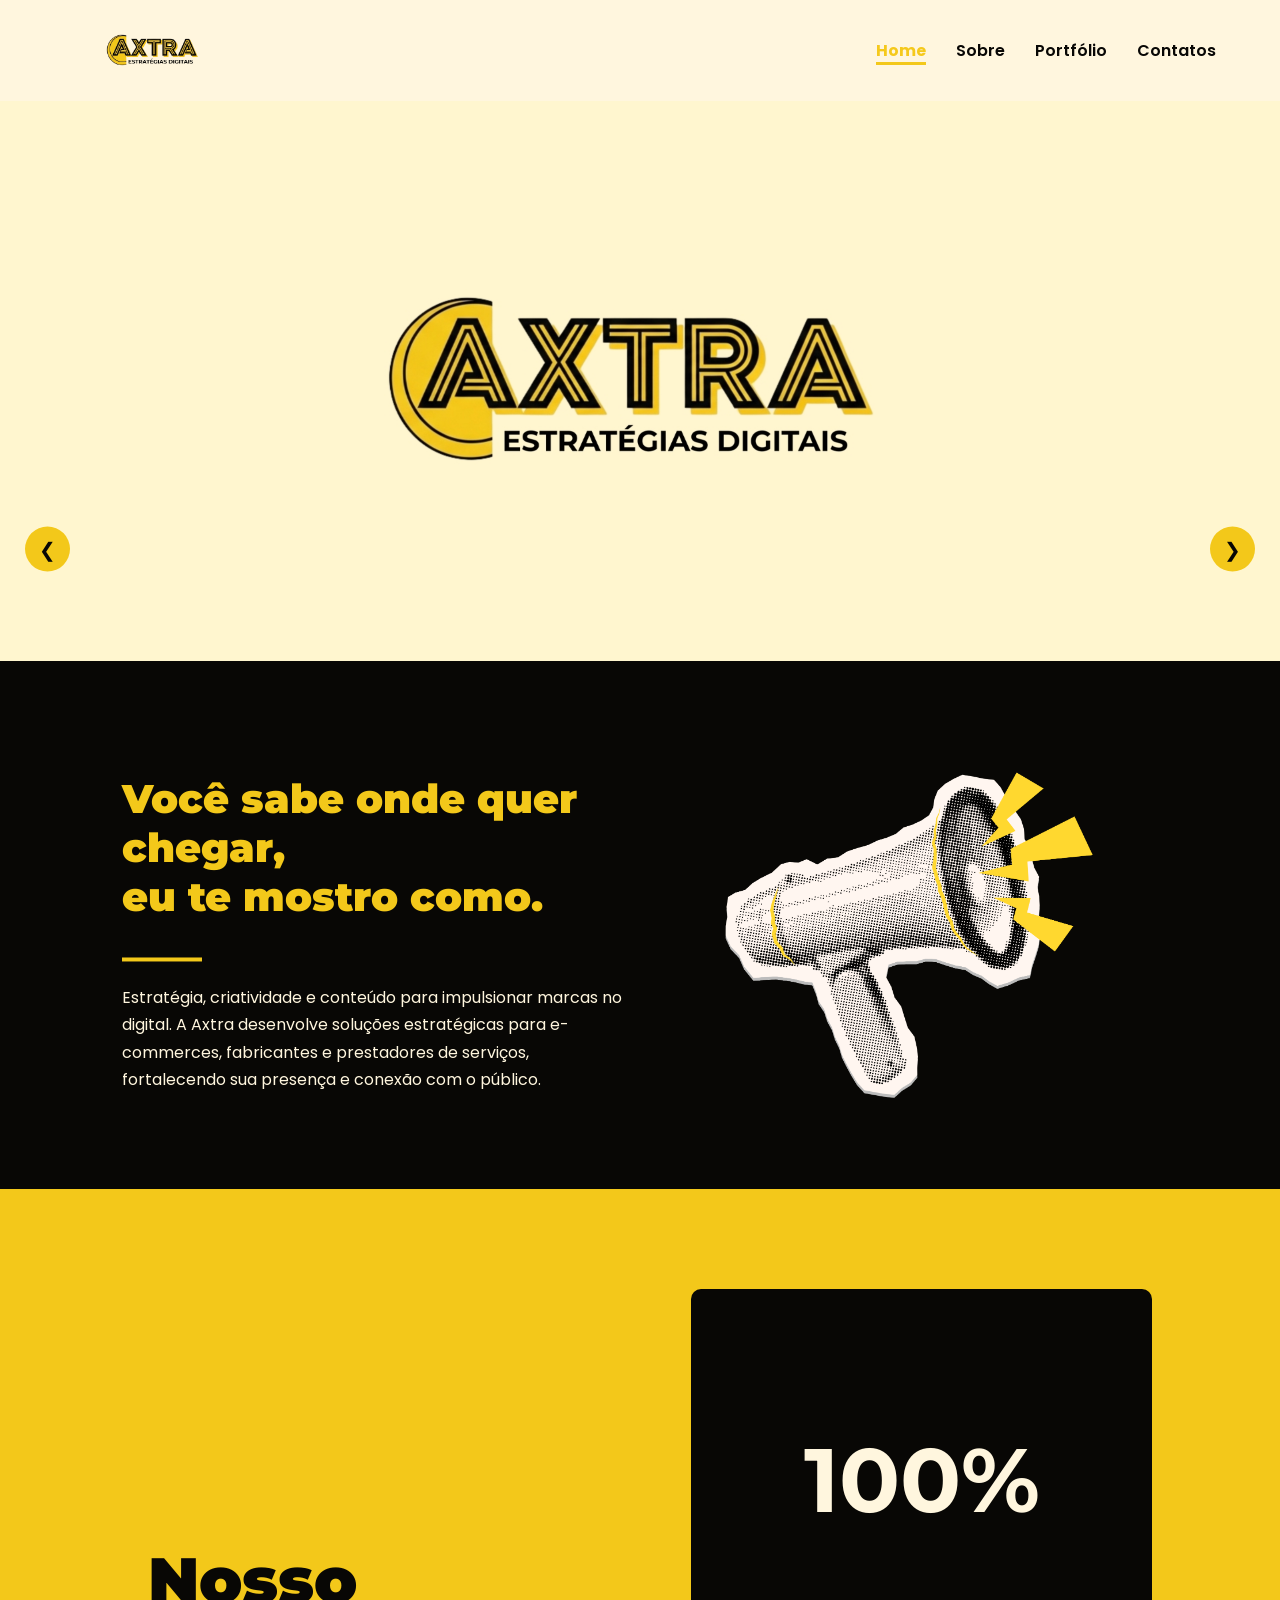
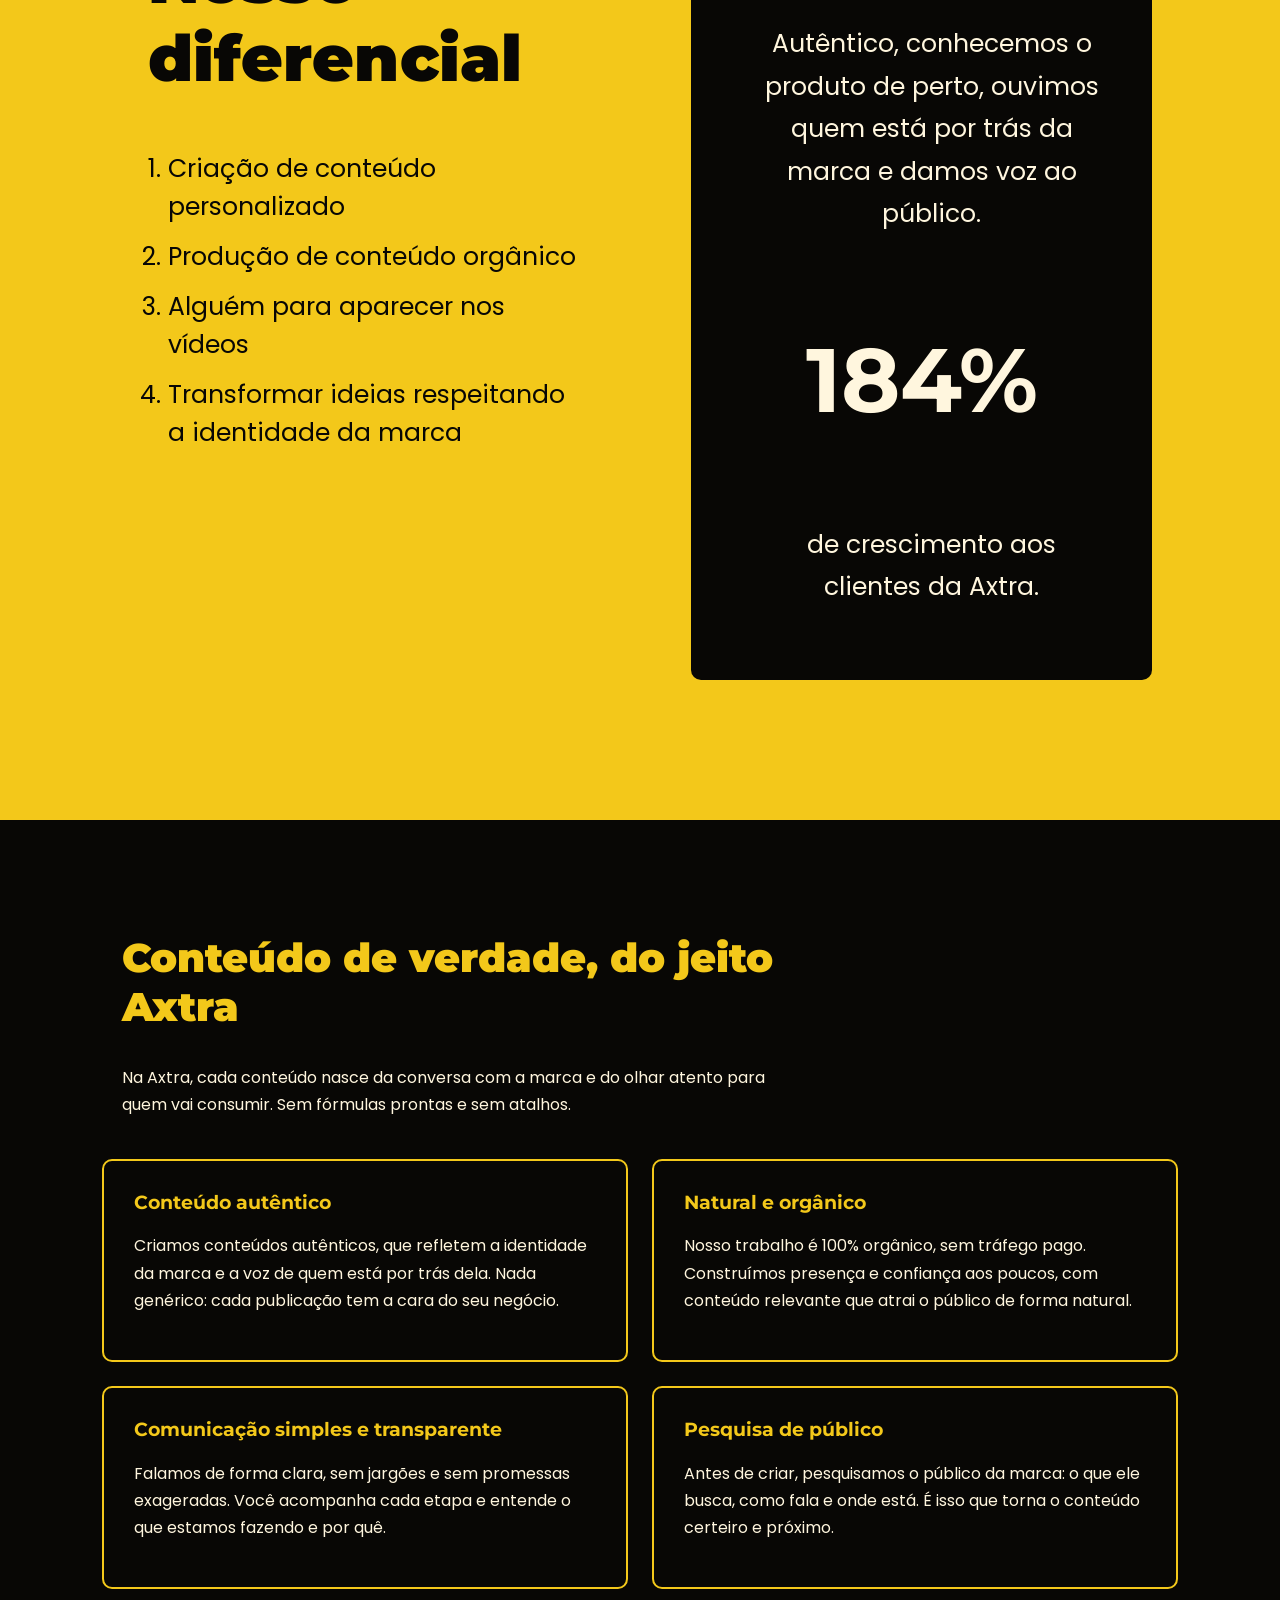
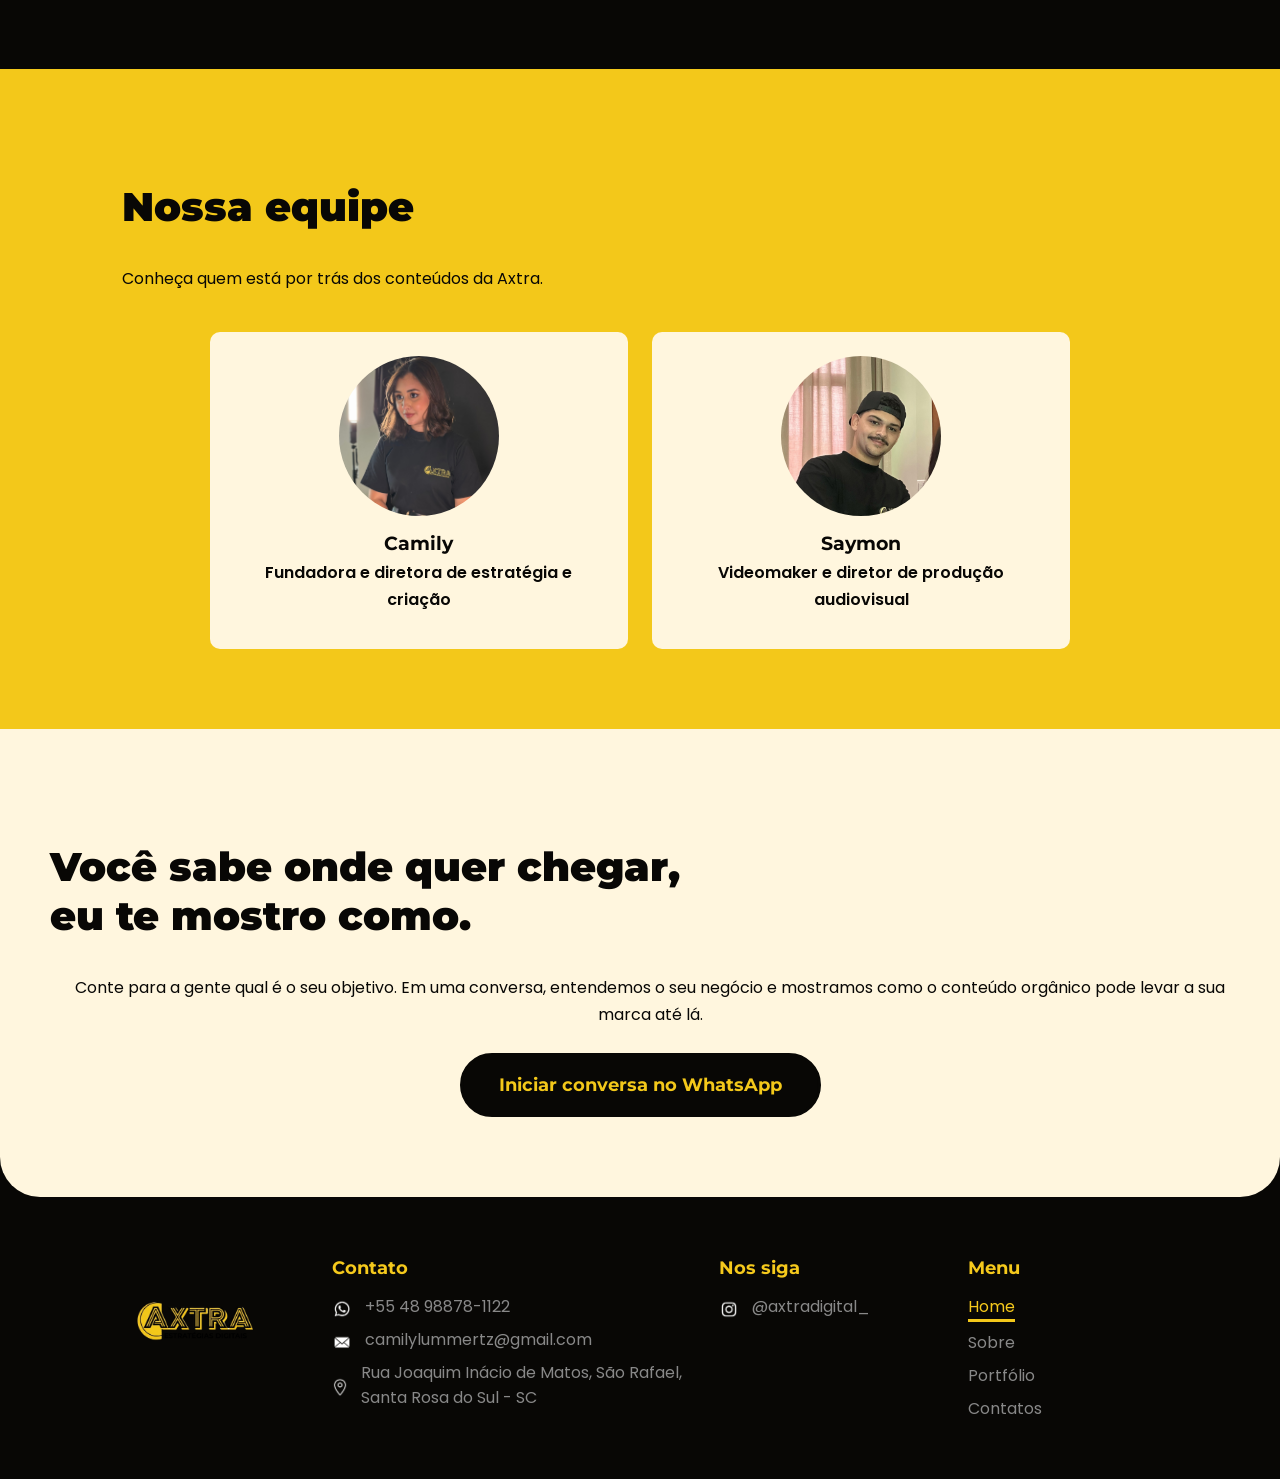
<file: index.html>
<!DOCTYPE html>
<html lang="pt-BR">
<head>
    <meta charset="UTF-8">
 
    <meta name="Author" content="Emilly Bez Emerim">
    <meta name="Author" content="Maria Clara Flores Steckert">
    <meta name="Author" content="Taina Citadin">
    <meta name="Description" content="Axtra digital é uma empresa de marketing digital que cria conteúdos personalizados de forma orgânica.">
    <meta name="viewport" content="width=device-width, initial-scale=1.0">
 
    <link href="css/style.css" rel="stylesheet" type="text/css">
    <link href="css/home.css" rel="stylesheet" type="text/css">
    <link rel="preconnect" href="https://fonts.googleapis.com">
    <link rel="preconnect" href="https://fonts.gstatic.com" crossorigin>
    <link href="https://fonts.googleapis.com/css2?family=Montserrat:ital,wght@0,100..900;1,100..900&family=Poppins:ital,wght@0,100;0,200;0,300;0,400;0,500;0,600;0,700;0,800;0,900;1,100;1,200;1,300;1,400;1,500;1,600;1,700;1,800;1,900&family=Roboto:ital,wght@0,100..900;1,100..900&display=swap" rel="stylesheet">
    <link href="img/icon.png" rel="icon" type="image/x-icon">
 
    <script src="js/script.js" defer></script>

    <title>Axtra Digital</title>
</head>
<body>

    <header>
        <nav>
            <img src="img/logo_axtra.PNG" alt="logomarca" id="logo">
            <ul>
                <li><a href="index.html" class="ativo">Home</a></li>
                <li><a href="sobre/sobre.html">Sobre</a></li>
                <li><a href="portfolio/portfolio.html">Portfólio</a></li>
                <li><a href="contatos/contatos.html">Contatos</a></li>
            </ul>
        </nav>
    </header>
    
    <main>
        <section class="secao-carrossel">
            <article class="carrossel">
                <button type="button" class="carrossel-seta anterior" id="btnVoltar" aria-label="Foto anterior">&#10094;</button>
                <img id="moldura" src="img/1.jpg" alt="Equipe da Axtra Digital" class="carrossel-foto">
                <button type="button" class="carrossel-seta proximo" id="btnAvancar" aria-label="Próxima foto">&#10095;</button>
            </article>
        </section>
        <section class="sobre-axtra">
            <article id="sobre">
                <h2>Você sabe onde quer chegar, <br> eu te mostro como.</h2>
 
                <img src="img/yellowline.png" alt="linha amarela" id="yellowline">
 
                <p>Estratégia, criatividade e conteúdo para impulsionar marcas no digital. A Axtra desenvolve soluções estratégicas para e-commerces, fabricantes e prestadores de serviços, fortalecendo sua presença e conexão com o público.</p>
            </article>
            <article>
                <img src="img/megafone.png" alt="megafone" id="megafone">
            </article>
        </section>
        <section class="diferencial" id="diferencial">
            <article>
                <h2>Nosso diferencial</h2>
                <ul>
                    <li>Criação de conteúdo personalizado</li>
                    <li>Produção de conteúdo orgânico</li>
                    <li>Alguém para aparecer nos vídeos</li>
                    <li>Transformar ideias respeitando a identidade da marca</li>
                </ul>
            </article>
            <article id="autenticidade">
                <h1>100%</h1>
                <p>Autêntico, conhecemos o produto de perto, ouvimos quem está por trás da marca e damos voz ao público.</p>
                <h1>184%</h1>
                <p>de crescimento aos clientes da Axtra.</p>
            </article>
        </section>
        <section class="pilares" id="como-trabalhamos">
            <div class="intro-secao">
                <h2>Conteúdo de verdade, do jeito Axtra</h2>
                <p>Na Axtra, cada conteúdo nasce da conversa com a marca e do olhar atento para quem vai consumir. Sem fórmulas prontas e sem atalhos.</p>
            </div>
            <div class="grid-pilares">
                <article class="pilar">
                    <h3>Conteúdo autêntico</h3>
                    <p>Criamos conteúdos autênticos, que refletem a identidade da marca e a voz de quem está por trás dela. Nada genérico: cada publicação tem a cara do seu negócio.</p>
                </article>
                <article class="pilar">
                    <h3>Natural e orgânico</h3>
                    <p>Nosso trabalho é 100% orgânico, sem tráfego pago. Construímos presença e confiança aos poucos, com conteúdo relevante que atrai o público de forma natural.</p>
                </article>
                <article class="pilar">
                    <h3>Comunicação simples e transparente</h3>
                    <p>Falamos de forma clara, sem jargões e sem promessas exageradas. Você acompanha cada etapa e entende o que estamos fazendo e por quê.</p>
                </article>
                <article class="pilar">
                    <h3>Pesquisa de público</h3>
                    <p>Antes de criar, pesquisamos o público da marca: o que ele busca, como fala e onde está. É isso que torna o conteúdo certeiro e próximo.</p>
                </article>
            </div>
        </section>
        <section class="equipe" id="equipe">
            <div class="intro-secao">
                <h2>Nossa equipe</h2>
                <p>Conheça quem está por trás dos conteúdos da Axtra.</p>
            </div>
    
            <div class="grid-equipe">
                <article class="membro">
                    <img src="img/camilyperfil.png" alt="Foto de Camily - fundadora e diretora de estratégia e criação">
                    <h3>Camily</h3>
                    <p class="cargo">Fundadora e diretora de estratégia e criação</p>
                </article>
                <article class="membro">
                    <img src="img/saymonperfil.png" alt="Foto de Saymon - Videomaker e diretor de Produção">
                    <h3>Saymon</h3>
                    <p class="cargo">Videomaker e diretor de produção audiovisual</p>
    
                </article>
            </div>
        </section>
        <section class="cta" id="conversar">
            <article class="cta-texto">
                <h2>Você sabe onde quer chegar, <br> eu te mostro como.</h2>
                <p>Conte para a gente qual é o seu objetivo. Em uma conversa, entendemos o seu negócio e mostramos como o conteúdo orgânico pode levar a sua marca até lá.</p>
            </article>
            <article class="cta-botao">
                <a class="btn-whatsapp" href="https://wa.me/5548988781122?text=Ola%21%20Vim%20pelo%20site%20e%20quero%20conversar." target="_blank" rel="noopener noreferrer">Iniciar conversa no WhatsApp</a>
            </article>
        </section>
    </main>
    
    <footer>
        <section id="contatos">
            <img src="img/logo_axtra.PNG" alt="Logo da Axtra" class="logo">
            
            <address>
                <h3>Contato</h3>
                <ul>
                    <li><img src="img/whatsapp.png" alt="WhatsApp" class="contatos-icon"><a href="https://wa.me/5548988781122?text=Ola%21%20Vim%20pelo%20site." target="_blank" rel="noopener noreferrer">+55 48 98878-1122</a></li>
                    <li><img src="img/mail.png" alt="E-mail" class="contatos-icon"><a href="mailto:camilylummertz@gmail.com">camilylummertz@gmail.com</a></li>
                    <li><img src="img/localizacaopin.png" alt="Localização" class="contatos-icon">Rua Joaquim Inácio de Matos, São Rafael, Santa Rosa do Sul - SC</li>
                </ul>
            </address>
            
            <nav class="redes">
                <h3>Nos siga</h3>
                <ul>
                    <li><img src="img/instagram.png" alt="Instagram" class="contatos-icon"><a href="https://www.instagram.com/axtradigital_/" target="_blank" rel="noopener noreferrer">@axtradigital_</a></li>
                </ul>
            </nav>

            <nav class="menu">
                <h3>Menu</h3>
            <ul>
                <li><a href="index.html" class="ativo">Home</a></li>
                <li><a href="sobre/sobre.html">Sobre</a></li>
                <li><a href="portfolio/portfolio.html">Portfólio</a></li>
                <li><a href="contatos/contatos.html">Contatos</li>
            </ul>                
            </nav>
        </section>
    </footer>
    
</body>
</html>
</file>
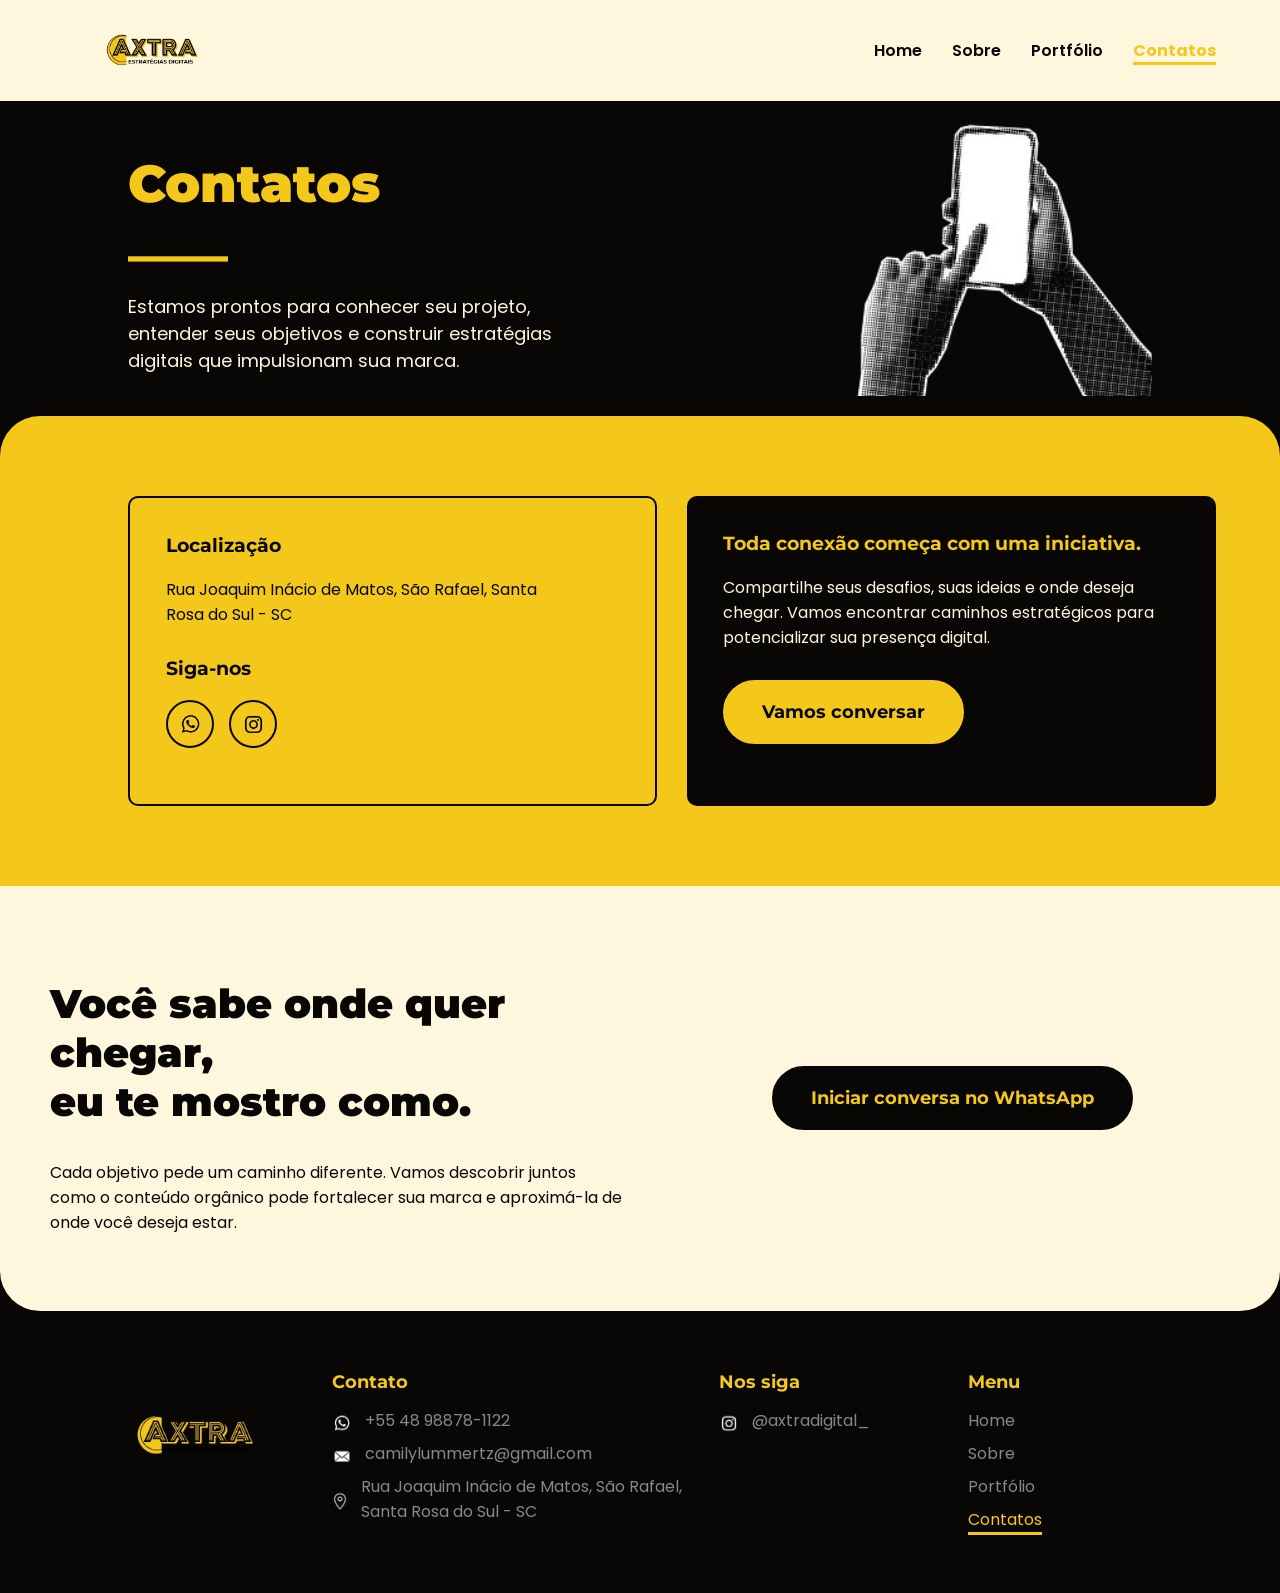
<file: contatos/contatos.html>
<!DOCTYPE html>
<html lang="pt-BR">
<head>
    <meta charset="UTF-8">

    <meta name="Author" content="Emilly Bez Emerim">
    <meta name="Author" content="Maria Clara Flores Steckert">
    <meta name="Author" content="Taina Citadin">
    <meta name="Description" content="Axtra digital é uma empresa de marketing digital que cria conteúdos personalizados de forma orgânica.">
    <meta name="viewport" content="width=device-width, initial-scale=1.0">

    <link href="../css/style.css" rel="stylesheet" type="text/css">
    <link href="../css/contatos.css" rel="stylesheet" type="text/css">
    <meta name="viewport" content="width=device-width, initial-scale=1.0">
    <link rel="preconnect" href="https://fonts.googleapis.com">
    <link rel="preconnect" href="https://fonts.gstatic.com" crossorigin>
    <link href="https://fonts.googleapis.com/css2?family=Montserrat:ital,wght@0,100..900;1,100..900&family=Poppins:ital,wght@0,100;0,200;0,300;0,400;0,500;0,600;0,700;0,800;0,900;1,100;1,200;1,300;1,400;1,500;1,600;1,700;1,800;1,900&family=Roboto:ital,wght@0,100..900;1,100..900&display=swap" rel="stylesheet">
    <link href="../img/icon.png" rel="icon" type="image/x-icon">

    <title>Contatos - Axtra Digital</title>
</head>
<body>
    <header>
        <nav>
            <img src="../img/logo_axtra.PNG" alt="logomarca" id="logo" width="180px">
            <ul>
                <li><a href="../index.html">Home</a></li>
                <li><a href="../sobre/sobre.html">Sobre</a></li>
                <li><a href="../portfolio/portfolio.html">Portfólio</a></li>
                <li><a href="../contatos/contatos.html" class="ativo">Contatos</a></li>
            </ul>
        </nav>
    </header>

    <main>
        <section class="banner-contatos">
            <h1 class="titulo-contatos">Contatos</h1>
            <img src="../img/yellowline.png" alt="linha amarela" class="sobre-linha">
            <p>Estamos prontos para conhecer seu projeto, entender seus objetivos e construir estratégias digitais que impulsionam sua marca.</p>
            <img src="../img/retro-halftone.png" alt="celular" id="celular">
        </section>

        <section class="pagina-contato">
            <aside>
                <h3>Localização</h3>
                <address>
                    Rua Joaquim Inácio de Matos, São Rafael, Santa Rosa do Sul - SC
                </address>

                <h3>Siga-nos</h3>
                <ul>
                    <li><a href="https://wa.me/5548988781122?text=Ola%21%20Vim%20pelo%20site." target="_blank" rel="noopener noreferrer"><img src="../img/whatsapp.png" alt="WhatsApp" class="contatos-icon"></a></li>
                    <li><a href="https://www.instagram.com/axtradigital_/" target="_blank" rel="noopener noreferrer"><img src="../img/instagram.png" alt="Instagram" class="contatos-icon"></a></li>
                </ul>
            </aside>

            <article>
                <h3>Toda conexão começa com uma iniciativa.</h3>
                <p>Compartilhe seus desafios, suas ideias e onde deseja chegar. Vamos encontrar caminhos estratégicos para potencializar sua presença digital.</p>
                <a href="https://wa.me/5548988781122?text=Ola%21%20Vim%20pelo%20site." target="_blank" rel="noopener noreferrer" class="botao">Vamos conversar</a>
            </article>
        </section>
        
        <section class="cta" id="conversar">
            <article class="cta-texto">
                <h2>Você sabe onde quer chegar, <br> eu te mostro como.</h2>
                <p>Cada objetivo pede um caminho diferente. Vamos descobrir juntos como o conteúdo orgânico pode fortalecer sua marca e aproximá-la de onde você deseja estar.</p>
            </article>
            <article class="cta-botao">
                <a class="btn-whatsapp" href="https://wa.me/5548988781122?text=Ola%21%20Vim%20pelo%20site%20e%20quero%20conversar." target="_blank" rel="noopener noreferrer">Iniciar conversa no WhatsApp</a>
            </article>
        </section>

    </main>
    
    <footer>
        <section id="contatos">
            <img src="../img/logo_axtra.PNG" alt="Logo da Axtra" class="logo">
            
            <address>
                <h3>Contato</h3>
                <ul>
                    <li><img src="../img/whatsapp.png" alt="WhatsApp" class="contatos-icon"><a href="https://wa.me/5548988781122?text=Ola%21%20Vim%20pelo%20site." target="_blank" rel="noopener noreferrer">+55 48 98878-1122</a></li>
                    <li><img src="../img/mail.png" alt="E-mail" class="contatos-icon"><a href="mailto:camilylummertz@gmail.com">camilylummertz@gmail.com</a></li>
                    <li><img src="../img/localizacaopin.png" alt="Localização" class="contatos-icon">Rua Joaquim Inácio de Matos, São Rafael, Santa Rosa do Sul - SC</li>
                </ul>
            </address>
            
            <nav class="redes">
                <h3>Nos siga</h3>
                <ul>
                    <li><img src="../img/instagram.png" alt="Instagram" class="contatos-icon"><a href="https://www.instagram.com/axtradigital_/" target="_blank" rel="noopener noreferrer">@axtradigital_</a></li>
                </ul>
            </nav>

            <nav class="menu">
                <h3>Menu</h3>
            <ul>
                <li><a href="../index.html">Home</a></li>
                <li><a href="../sobre/sobre.html">Sobre</a></li>
                <li><a href="../portfolio/portfolio.html">Portfólio</a></li>
                <li><a href="../contatos/contatos.html" class="ativo">Contatos</li>
            </ul>                
            </nav>
        </section>
    </footer>

</body>
</html>
</file>
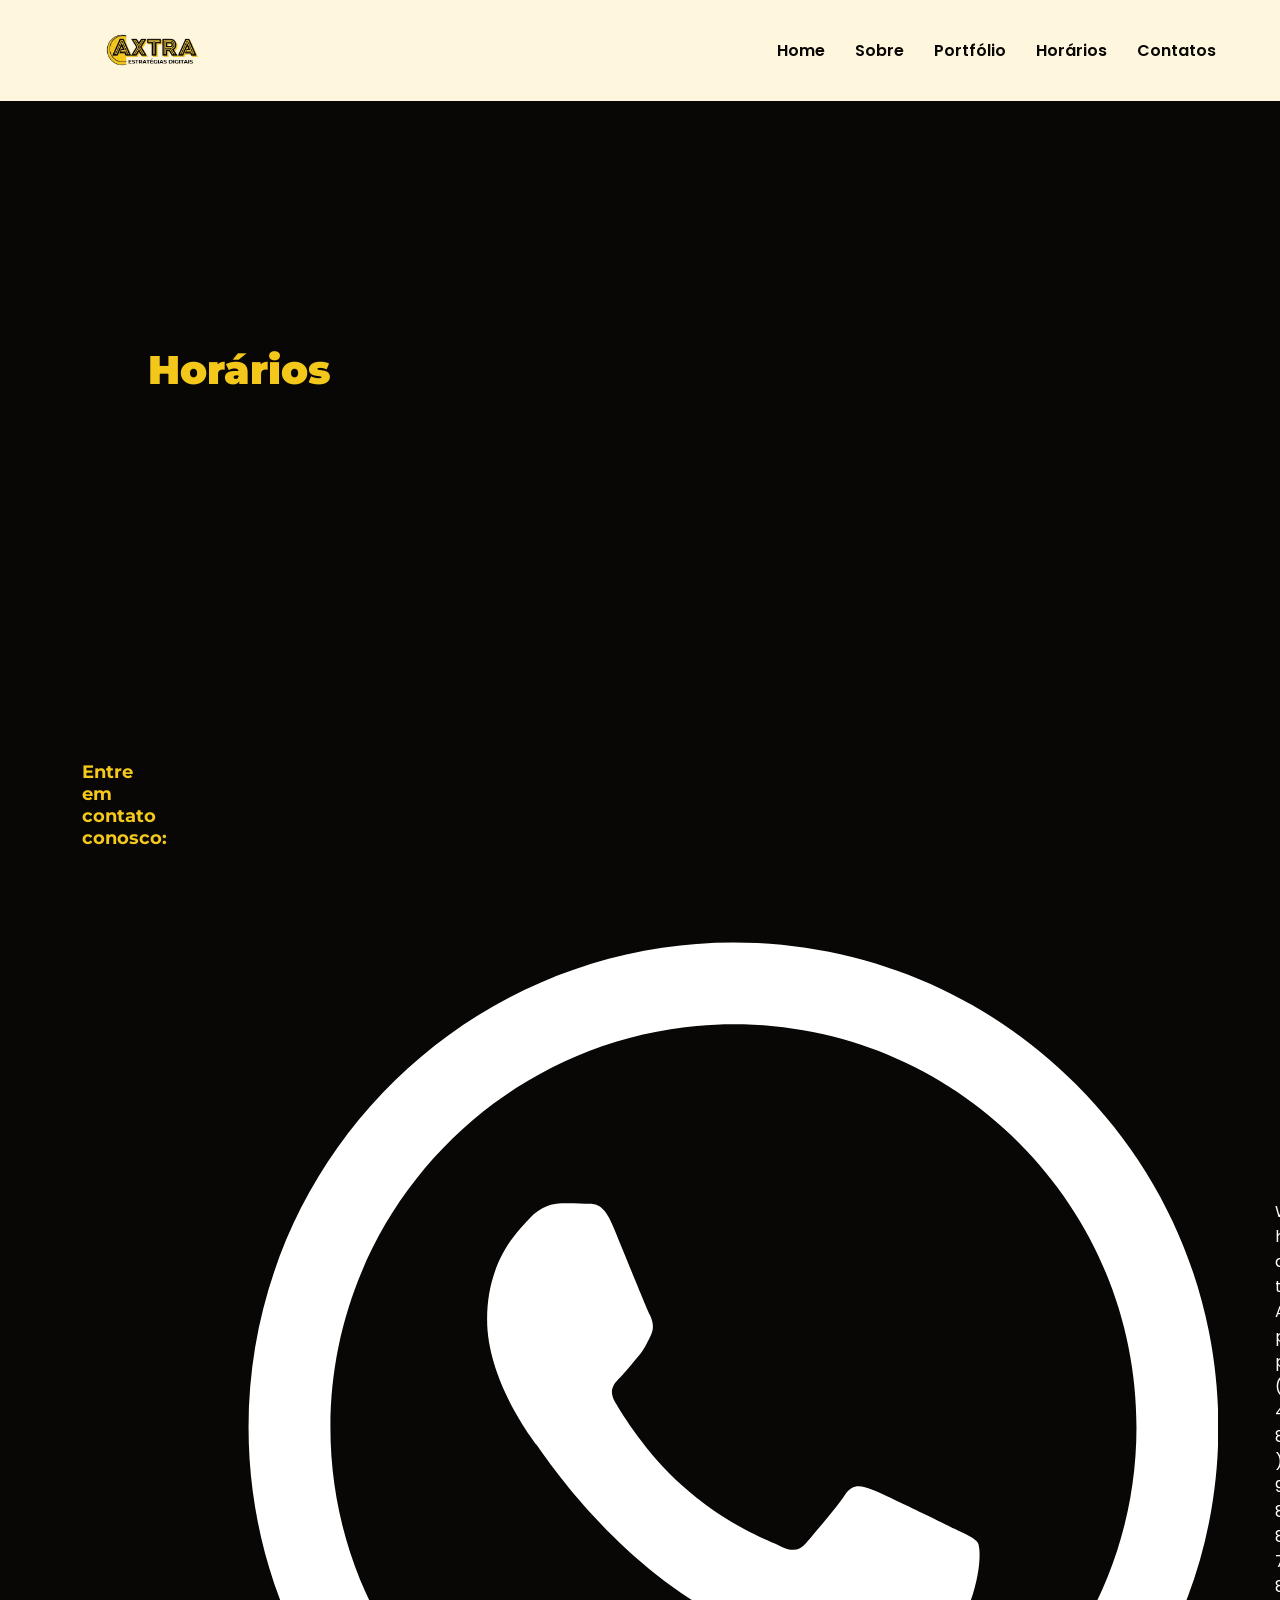
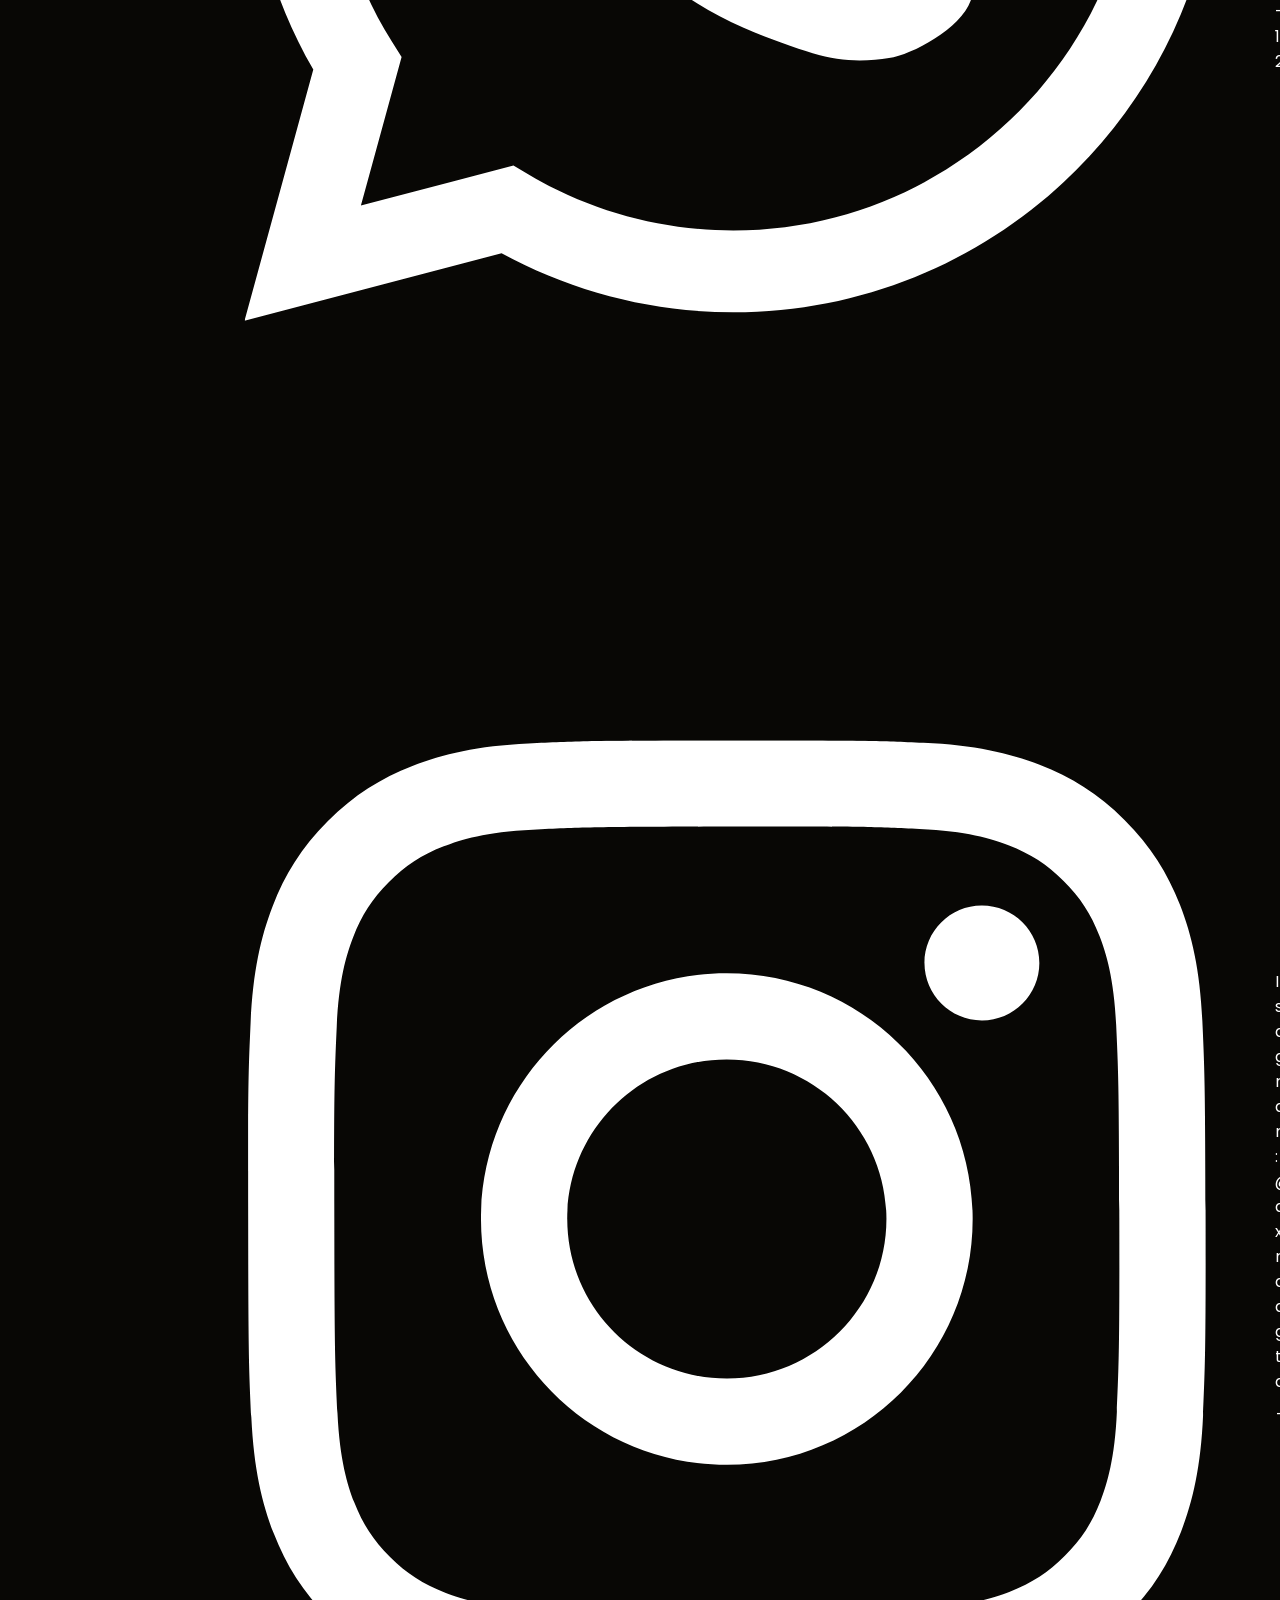
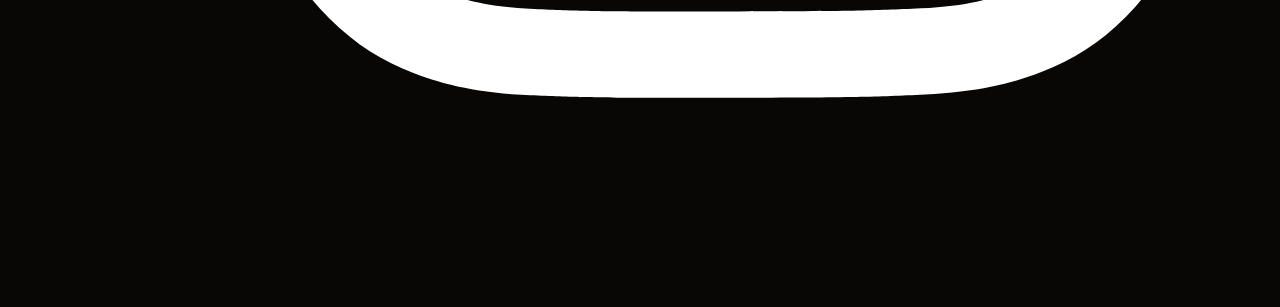
<file: horarios/horarios.html>
<!DOCTYPE html>
<html lang="pt-BR">
<head>
    <meta charset="UTF-8">

    <meta name="Author" content="Emilly Bez Emerim">
    <meta name="Author" content="Maria Clara Flores Steckert">
    <meta name="Author" content="Taina Citadin">
    <meta name="Description" content="Axtra digital é uma empresa de marketing digital que cria conteúdos personalizados de forma orgânica.">
    <meta name="viewport" content="width=device-width, initial-scale=1.0">

    <link href="../css/style.css" rel="stylesheet" type="text/css">
    <meta name="viewport" content="width=device-width, initial-scale=1.0">
    <link rel="preconnect" href="https://fonts.googleapis.com">
    <link rel="preconnect" href="https://fonts.gstatic.com" crossorigin>
    <link href="https://fonts.googleapis.com/css2?family=Montserrat:ital,wght@0,100..900;1,100..900&family=Poppins:ital,wght@0,100;0,200;0,300;0,400;0,500;0,600;0,700;0,800;0,900;1,100;1,200;1,300;1,400;1,500;1,600;1,700;1,800;1,900&family=Roboto:ital,wght@0,100..900;1,100..900&display=swap" rel="stylesheet">

    <title>Horários - Axtra Digital</title>
</head>
<body>
      <header>
        <nav>
            <img src="../img/logo_axtra.PNG" alt="logomarca" width="180px">
            <ul>
                <li><a href="../index.html">Home</a></li>
                <li><a href="../sobre/sobre.html">Sobre</a></li>
                <li><a href="../portfolio/portfolio.html">Portfólio</a></li>
                <li><a href="#horarios">Horários</a></li>
                <li><a href="#contatos">Contatos</a></li>
            </ul>
        </nav>
    </header>
        <main>
        <section>
            <h2>Horários</h2>
        </section>
    </main>
 <footer>
        <section id="contatos">
            <h3>Entre em contato conosco: </h3>
            <ul>
                <li><img src="../img/whatsapp.png" alt="WhatsApp" id="contatos-icon"><a href="https://wa.me/5548988781122?text=Ola%21%20Vim%20pelo%20site." target="_blank" rel="noopener noreferrer">WhatsApp: (48) 98878-1122</a></li>
                <li><img src="../img/instagram.png" alt="Instagram" id="contatos-icon"><a href="https://www.instagram.com/axtradigital/" target="_blank" rel="noopener noreferrer">Instagram: @axtradigital_</a></li>
            </ul>
        </section>
    </footer>
</body>
</html>
</file>
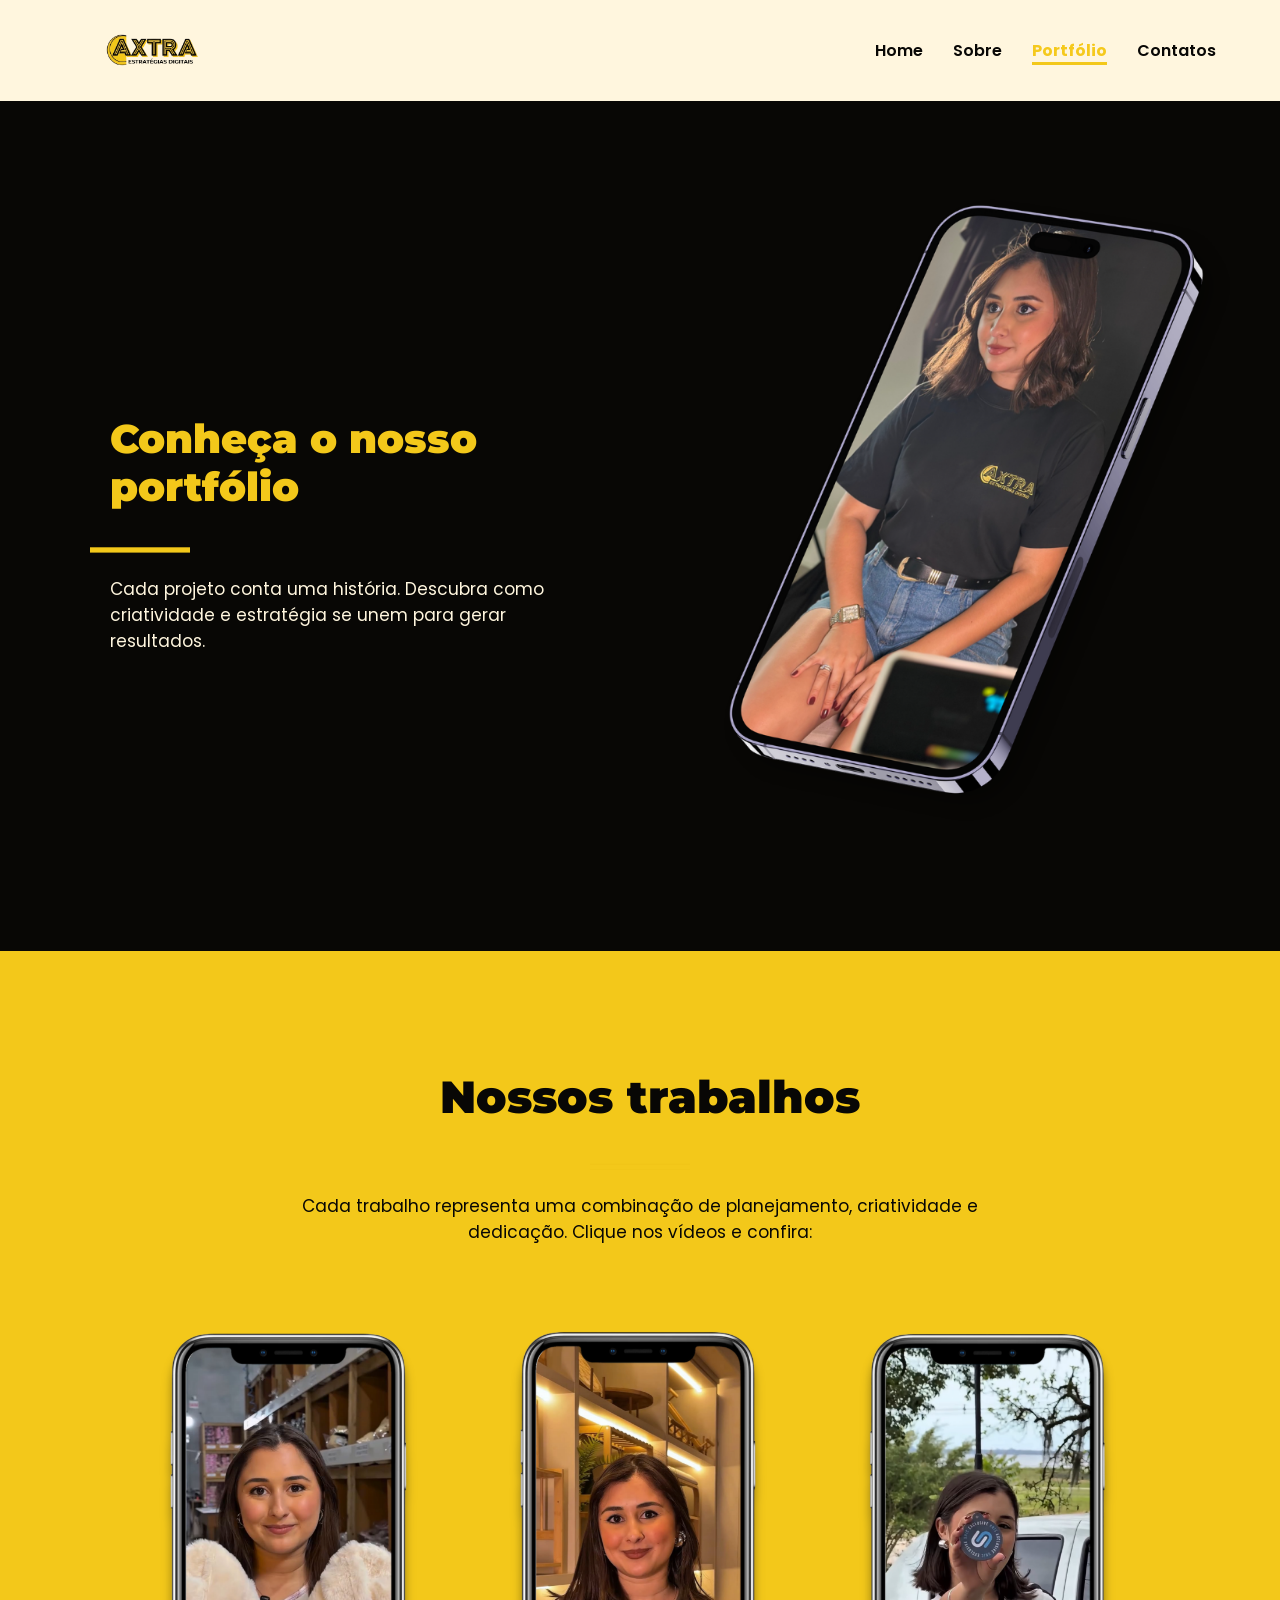
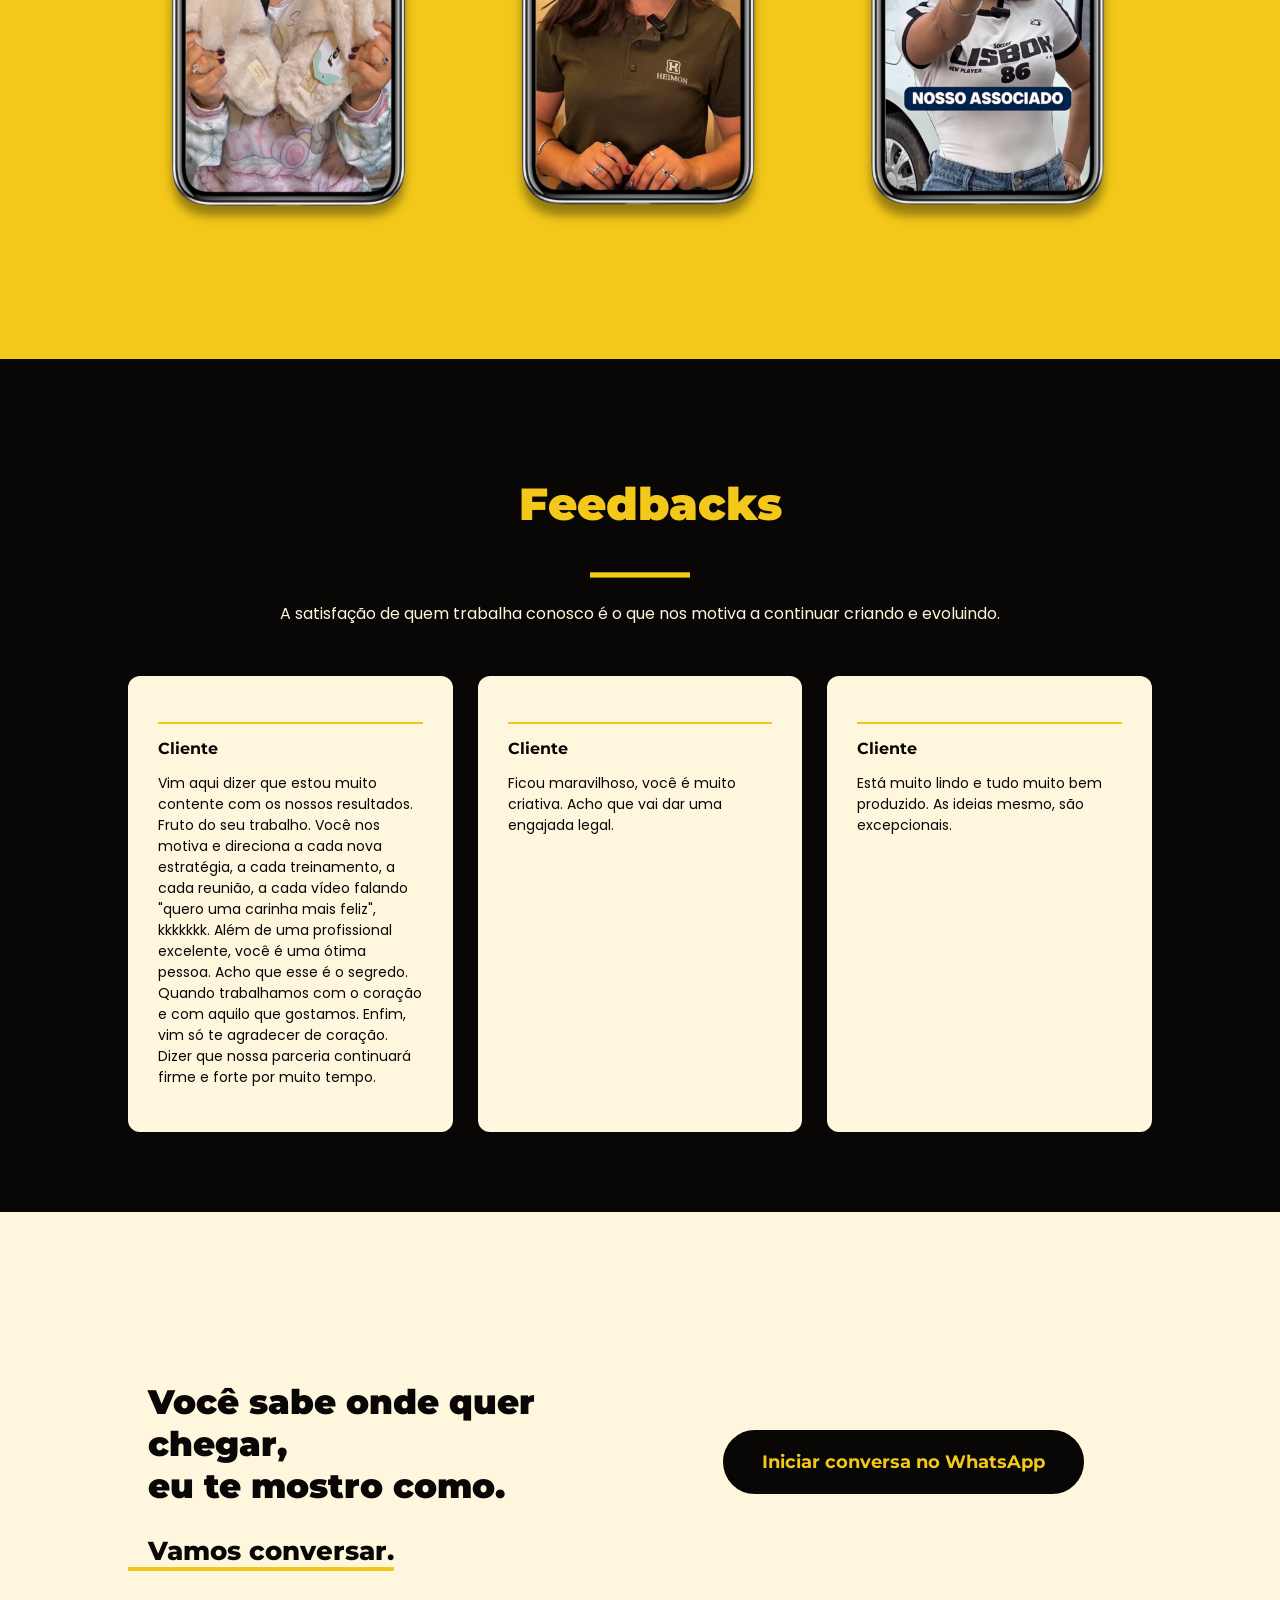
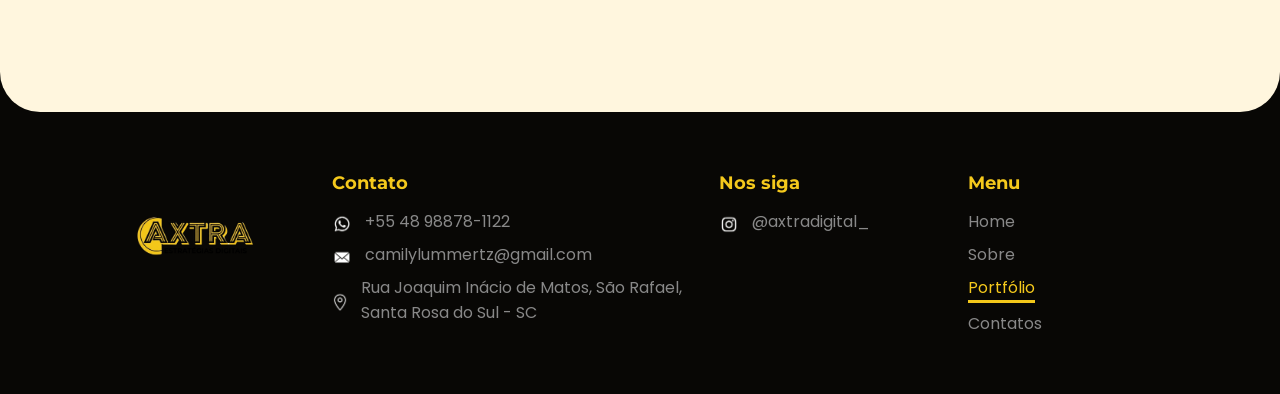
<file: portfolio/portfolio.html>
<!DOCTYPE html>
<html lang="pt-BR">

<head>
    <meta charset="UTF-8">
    <meta name="author" content="Emilly Bez Emerim, Maria Clara Flores Steckert e Taina Citadin">
    <meta name="description" content="Conheça o portfólio da Axtra Digital e descubra como criatividade e estratégia se unem para gerar resultados.">
    <meta name="viewport" content="width=device-width, initial-scale=1.0">
 
    <link href="../css/style.css" rel="stylesheet" type="text/css">
    <link href="../css/portfolios.css" rel="stylesheet" type="text/css">
    <link rel="preconnect" href="https://fonts.googleapis.com">
    <link rel="preconnect" href="https://fonts.gstatic.com" crossorigin>
    <link href="https://fonts.googleapis.com/css2?family=Montserrat:wght@400;500;600;700;800;900&family=Poppins:wght@300;400;500;600;700&display=swap" rel="stylesheet">
    <link href="../img/icon.png" rel="icon" type="image/x-icon">

    <title>Portfólio - Axtra Digital</title>
</head>

<body>
    <header>
        <nav>
            <img src="../img/logo_axtra.PNG" alt="Logo Axtra Digital" id="logo">

            <ul>
                <li><a href="../index.html">Home</a></li>
                <li><a href="../sobre/sobre.html">Sobre</a></li>
                <li><a href="#portfolios" class="ativo">Portfólio</a></li>
                <li><a href="../contatos/contatos.html">Contatos</a></li>
            </ul>
        </nav>
    </header>
    <main>
        <section class="portfolios" id="portfolios">
            <article class="texto-portfolio">
                <h2>Conheça o nosso portfólio</h2>
                <img src="../img/yellowline.png" alt="" class="linha-amarela">
                <p>
                    Cada projeto conta uma história. Descubra como criatividade e estratégia se unem para gerar resultados.
                </p>
            </article>
            <img src="../img/mockupcelular.png" alt="Mockup de celular apresentando um projeto da Axtra Digital" class="mockupcelular">
        </section>
        <section class="trabalhos">
            <article class="titulo-trabalhos">
                <h2>Nossos trabalhos</h2>
                <img src="../img/yellowline.png" alt="" class="linha-amarela">
                <p>Cada trabalho representa uma combinação de planejamento, criatividade e dedicação. Clique nos vídeos e confira:</p>
            </article>
            <article class="grade-trabalhos">
                <a href="https://www.instagram.com/reel/DUQc-83jtiu/?vrfl=OTlzOGMwcnFpYmUy" target="_blank" rel="noopener noreferrer"><img src="../img/trabalhos1.png" alt="Celular com a ThumbNail do vídeo" class="mockuptrabalhos"></a>
                <a href="https://www.instagram.com/reel/DecKQVqsjEv/?obrf=MXJyeGgzZjVodnNlYg==" target="_blank" rel="noopener noreferrer"><img src="../img/trabalhos2.png" alt="Celular com a ThumbNail do vídeo" class="mockuptrabalhos"></a>
                <a href="https://www.instagram.com/reel/DfCnih_DaYb/?exln=OXd1MXpreDZ6ZGkw" target="_blank" rel="noopener noreferrer"><img src="../img/trabalhos3.png" alt="Celular com a ThumbNail do vídeo" class="mockuptrabalhos"></a>
            </article>
        </section>
        <section class="feedbacks">
            <article class="titulo-feedbacks">
                <h2>Feedbacks</h2>
                <img src="../img/yellowline.png" alt="" class="linha-amarela">
                <p>A satisfação de quem trabalha conosco é o que nos motiva a continuar criando e evoluindo.</p>
            </article>
            <article class="grade-feedbacks">
                <article class="feedback-card">
                    <h3>Cliente</h3>
                    <p>Vim aqui dizer que estou muito contente com os nossos resultados. Fruto do seu trabalho. Você nos motiva e direciona a cada nova estratégia, a cada treinamento, a cada reunião, a cada vídeo falando "quero uma carinha mais feliz", kkkkkkk. Além de uma profissional excelente, você é uma ótima pessoa. Acho que esse é o segredo. Quando trabalhamos com o coração e com aquilo que gostamos. Enfim, vim só te agradecer de coração. Dizer que nossa parceria continuará firme e forte por muito tempo.</p>
                </article>
                <article class="feedback-card">
                    <h3>Cliente</h3>
                    <p>Ficou maravilhoso, você é muito criativa. Acho que vai dar uma engajada legal.</p>
                </article>
                <article class="feedback-card">
                    <h3>Cliente</h3>
                    <p>Está muito lindo e tudo muito bem produzido. As ideias mesmo, são excepcionais.</p>
                </article>
            </article>
        </section>
        <!-- Chamada para conversa (usa o estilo .cta da Home) -->
        <section class="cta">
            <article class="cta-texto">
                <h2>Você sabe onde quer chegar, <br> eu te mostro como.</h2>
                <p>Vamos conversar.</p>
            </article>
            <article class="cta-botao">
                <a class="btn-whatsapp" href="https://wa.me/5548988781122?text=Ola%21%20Vim%20pelo%20site%20e%20quero%20conversar." target="_blank" rel="noopener noreferrer">Iniciar conversa no WhatsApp</a>
            </article>
        </section>
    </main>

        <footer>
        <section id="contatos">
            <img src="../img/logo_axtra.PNG" alt="Logo da Axtra" class="logo">
            
            <address>
                <h3>Contato</h3>
                <ul>
                    <li><img src="../img/whatsapp.png" alt="WhatsApp" class="contatos-icon"><a href="https://wa.me/5548988781122?text=Ola%21%20Vim%20pelo%20site." target="_blank" rel="noopener noreferrer">+55 48 98878-1122</a></li>
                    <li><img src="../img/mail.png" alt="E-mail" class="contatos-icon"><a href="mailto:camilylummertz@gmail.com">camilylummertz@gmail.com</a></li>
                    <li><img src="../img/localizacaopin.png" alt="Localização" class="contatos-icon">Rua Joaquim Inácio de Matos, São Rafael, Santa Rosa do Sul - SC</li>
                </ul>
            </address>
            
            <nav class="redes">
                <h3>Nos siga</h3>
                <ul>
                    <li><img src="../img/instagram.png" alt="Instagram" class="contatos-icon"><a href="https://www.instagram.com/axtradigital_/" target="_blank" rel="noopener noreferrer">@axtradigital_</a></li>
                </ul>
            </nav>

            <nav class="menu">
                <h3>Menu</h3>
            <ul>
                <li><a href="../index.html">Home</a></li>
                <li><a href="../sobre/sobre.html">Sobre</a></li>
                <li><a href="../portfolio/portfolio.html" class="ativo">Portfólio</a></li>
                <li><a href="../contatos/contatos.html">Contatos</li>
            </ul>                
            </nav>
        </section>
    </footer>
</body>
</html>
</file>
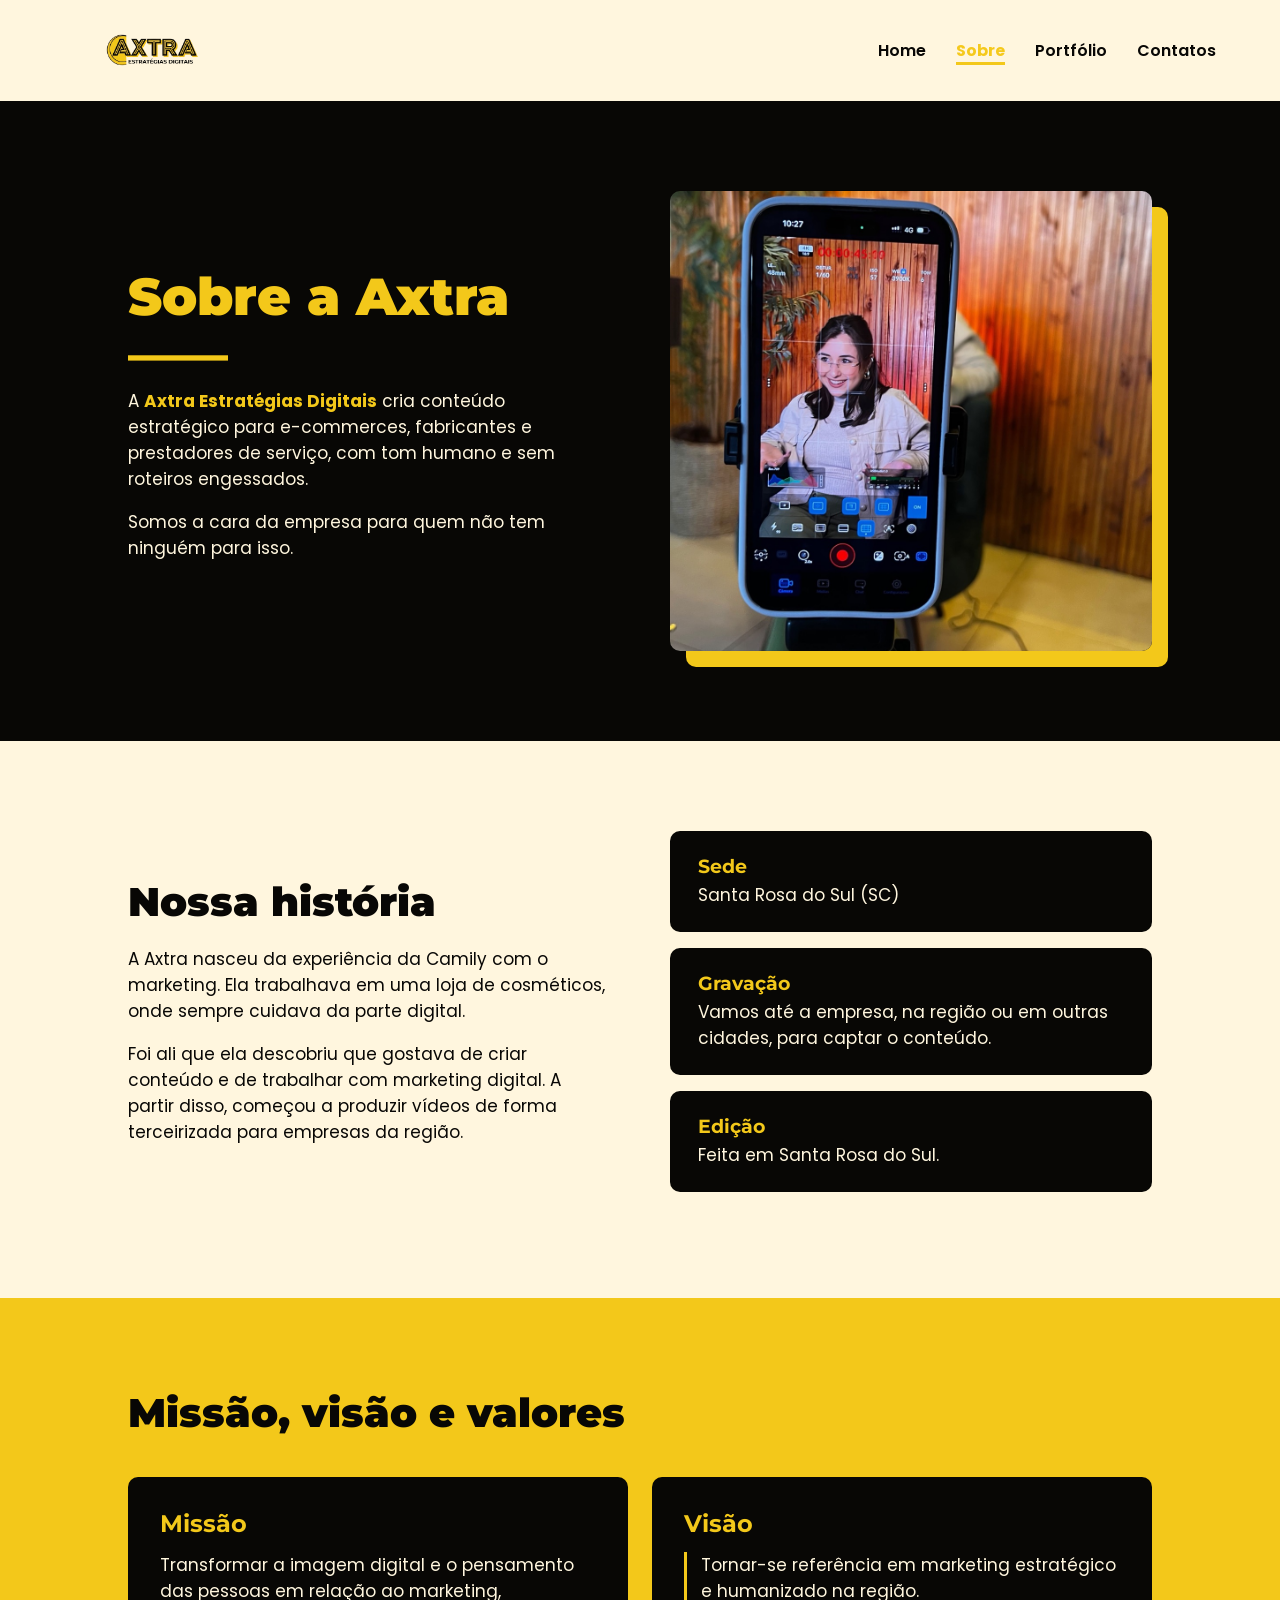
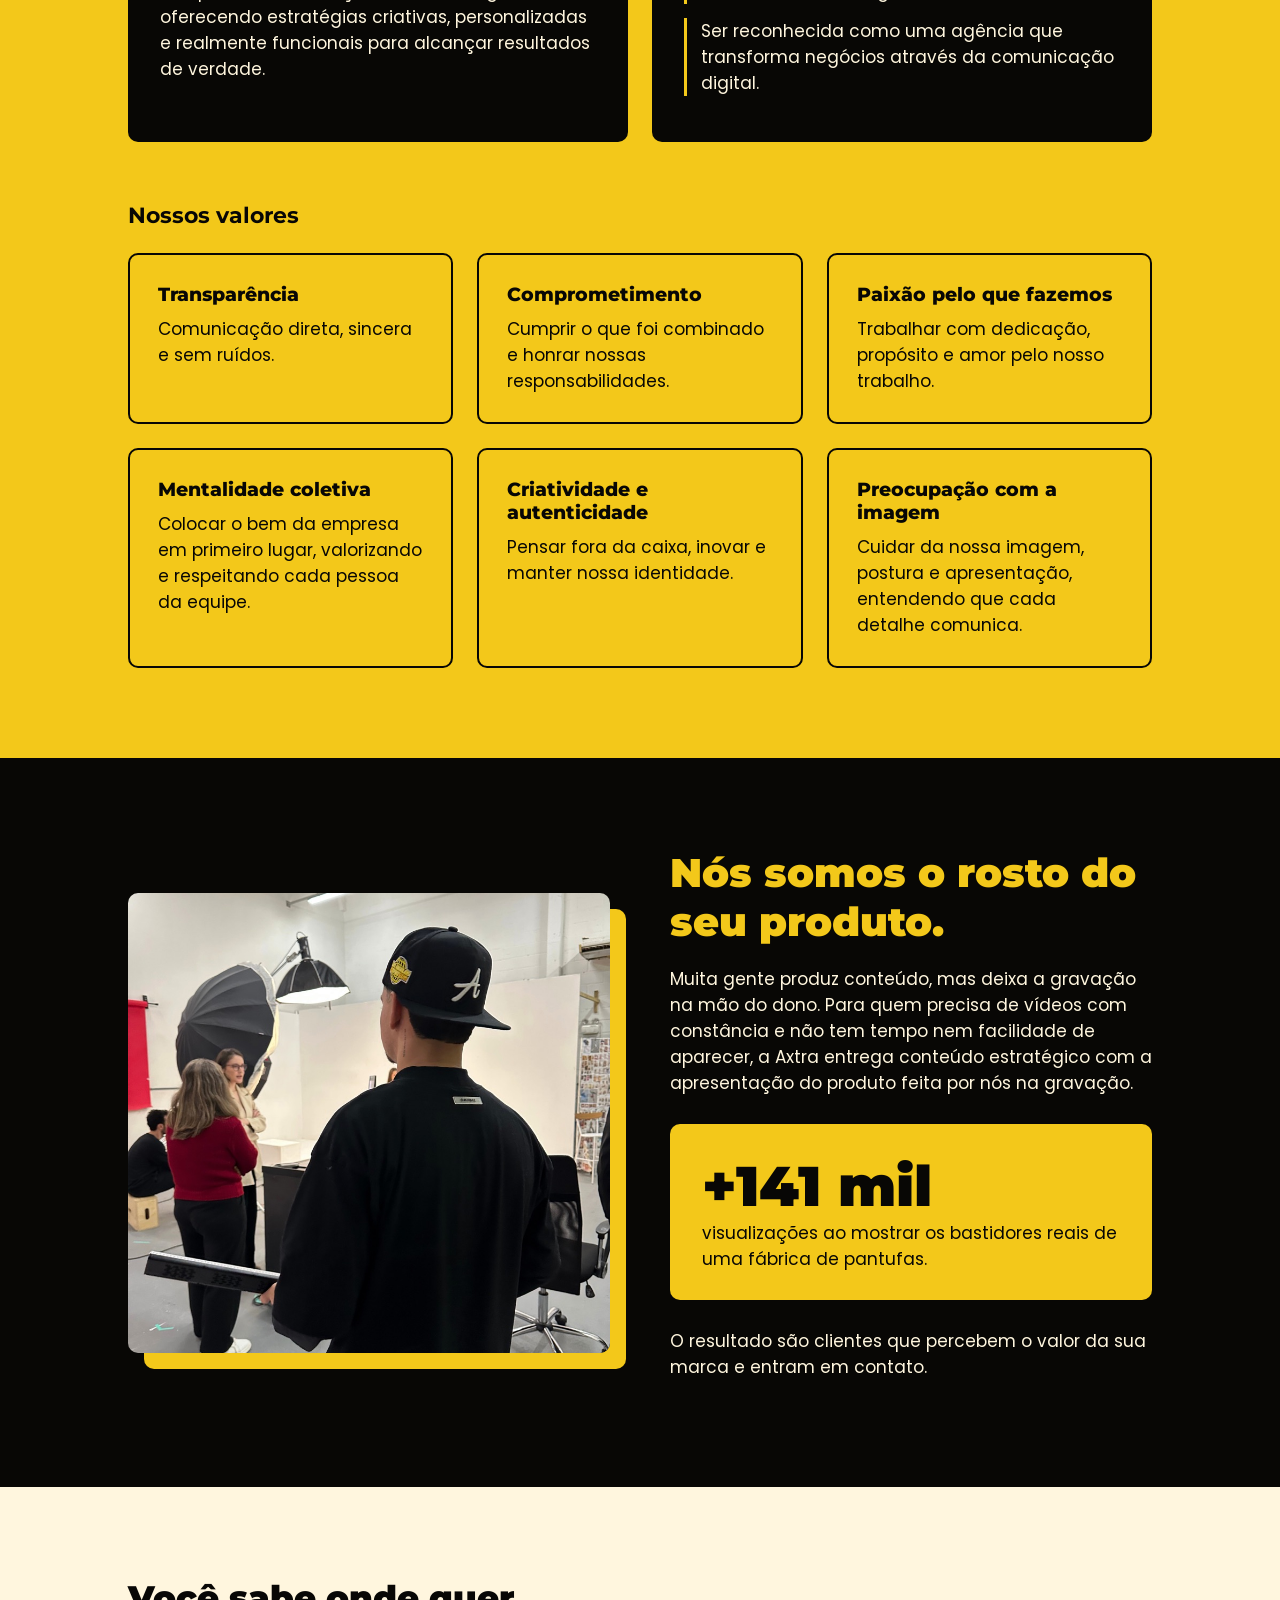
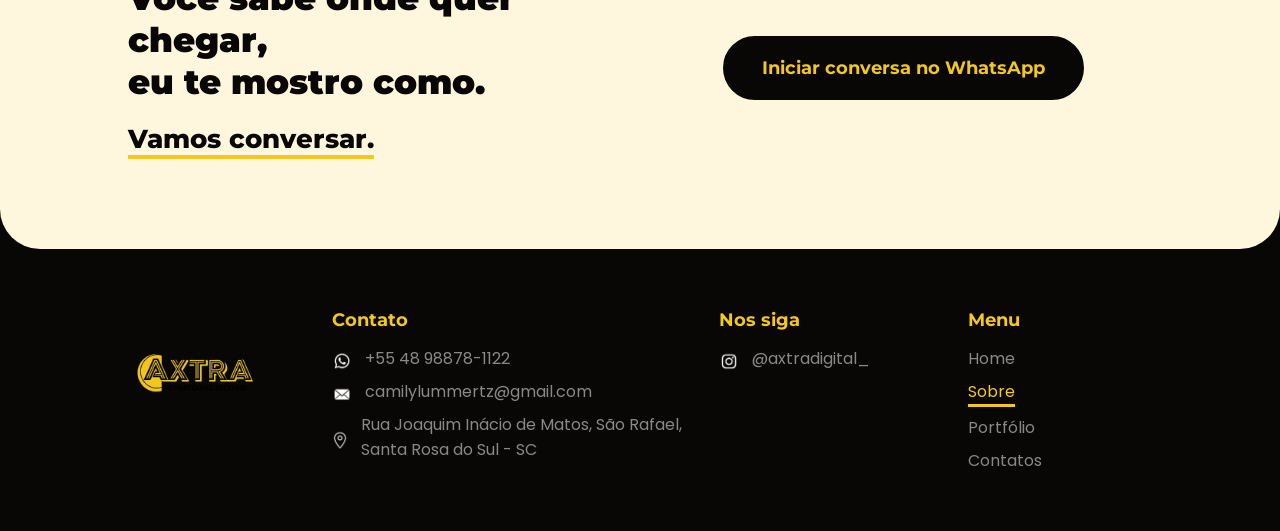
<file: sobre/sobre.html>
<!DOCTYPE html>
<html lang="pt-BR">
<head>
    <meta charset="UTF-8">

    <meta name="Author" content="Emilly Bez Emerim">
    <meta name="Author" content="Maria Clara Flores Steckert">
    <meta name="Author" content="Taina Citadin">
    <meta name="Description" content="Conheça a Axtra Estratégias Digitais: nossa história, missão, visão, valores e o que nos torna diferentes.">
    <meta name="viewport" content="width=device-width, initial-scale=1.0">

    <link href="../css/style.css" rel="stylesheet" type="text/css">
    <link href="../css/sobre.css" rel="stylesheet" type="text/css">
    <link rel="preconnect" href="https://fonts.googleapis.com">
    <link rel="preconnect" href="https://fonts.gstatic.com" crossorigin>
    <link href="https://fonts.googleapis.com/css2?family=Montserrat:ital,wght@0,100..900;1,100..900&family=Poppins:ital,wght@0,100;0,200;0,300;0,400;0,500;0,600;0,700;0,800;0,900;1,100;1,200;1,300;1,400;1,500;1,600;1,700;1,800;1,900&family=Roboto:ital,wght@0,100..900;1,100..900&display=swap" rel="stylesheet">
    <link href="../img/icon.png" rel="icon" type="image/x-icon">

    <title>Sobre - Axtra Digital</title>
</head>
<body>
    <header>
        <nav>
            <img src="../img/logo_axtra.PNG" alt="logomarca" id="logo">
            <ul>
                <li><a href="../index.html">Home</a></li>
                <li><a href="../sobre/sobre.html" class="ativo">Sobre</a></li>
                <li><a href="../portfolio/portfolio.html">Portfólio</a></li>
                <li><a href="../contatos/contatos.html">Contatos</a></li>
            </ul>
        </nav>
    </header>
    <main>
        <!-- Apresentação -->
        <section class="sobre-hero">
            <article>
                <h1>Sobre a Axtra</h1>
                <img src="../img/yellowline.png" alt="" class="sobre-linha">
                <p>A <strong>Axtra Estratégias Digitais</strong> cria conteúdo estratégico para e-commerces, fabricantes e prestadores de serviço, com tom humano e sem roteiros engessados.</p>
                <p>Somos a cara da empresa para quem não tem ninguém para isso.</p>
            </article>
            <figure>
                <img src="../img/sobre-gravacao.jpg" alt="Gravação de vídeo da Axtra vista pela tela do celular, com a apresentadora sorrindo diante da câmera" class="sobre-foto">
            </figure>
        </section>

        <!-- História -->
        <section class="sobre-historia">
            <article class="sobre-historia-texto">
                <h2>Nossa história</h2>
                <p>A Axtra nasceu da experiência da Camily com o marketing. Ela trabalhava em uma loja de cosméticos, onde sempre cuidava da parte digital.</p>
                <p>Foi ali que ela descobriu que gostava de criar conteúdo e de trabalhar com marketing digital. A partir disso, começou a produzir vídeos de forma terceirizada para empresas da região.</p>
            </article>
            <div class="sobre-fatos">
                <article class="sobre-fato">
                    <h3>Sede</h3>
                    <p>Santa Rosa do Sul (SC)</p>
                </article>
                <article class="sobre-fato">
                    <h3>Gravação</h3>
                    <p>Vamos até a empresa, na região ou em outras cidades, para captar o conteúdo.</p>
                </article>
                <article class="sobre-fato">
                    <h3>Edição</h3>
                    <p>Feita em Santa Rosa do Sul.</p>
                </article>
            </div>
        </section>

        <!-- Missão, visão e valores -->
        <section class="sobre-proposito">
            <h2>Missão, visão e valores</h2>

            <div class="sobre-mv">
                <article class="sobre-mv-card">
                    <h3>Missão</h3>
                    <p>Transformar a imagem digital e o pensamento das pessoas em relação ao marketing, oferecendo estratégias criativas, personalizadas e realmente funcionais para alcançar resultados de verdade.</p>
                </article>
                <article class="sobre-mv-card">
                    <h3>Visão</h3>
                    <ul class="sobre-visao">
                        <li>Tornar-se referência em marketing estratégico e humanizado na região.</li>
                        <li>Ser reconhecida como uma agência que transforma negócios através da comunicação digital.</li>
                    </ul>
                </article>
            </div>

            <h3 class="sobre-subtitulo">Nossos valores</h3>
            <div class="sobre-valores">
                <article class="sobre-valor">
                    <h4>Transparência</h4>
                    <p>Comunicação direta, sincera e sem ruídos.</p>
                </article>
                <article class="sobre-valor">
                    <h4>Comprometimento</h4>
                    <p>Cumprir o que foi combinado e honrar nossas responsabilidades.</p>
                </article>
                <article class="sobre-valor">
                    <h4>Paixão pelo que fazemos</h4>
                    <p>Trabalhar com dedicação, propósito e amor pelo nosso trabalho.</p>
                </article>
                <article class="sobre-valor">
                    <h4>Mentalidade coletiva</h4>
                    <p>Colocar o bem da empresa em primeiro lugar, valorizando e respeitando cada pessoa da equipe.</p>
                </article>
                <article class="sobre-valor">
                    <h4>Criatividade e autenticidade</h4>
                    <p>Pensar fora da caixa, inovar e manter nossa identidade.</p>
                </article>
                <article class="sobre-valor">
                    <h4>Preocupação com a imagem</h4>
                    <p>Cuidar da nossa imagem, postura e apresentação, entendendo que cada detalhe comunica.</p>
                </article>
            </div>
        </section>

        <!-- Diferencial -->
        <section class="sobre-diferencial">
            <figure>
                <img src="../img/sobre-bastidores.jpg" alt="Bastidores de uma produção da Axtra em estúdio, com equipamentos de iluminação" class="sobre-foto">
            </figure>
            <article>
                <h2>Nós somos o rosto do seu produto.</h2>
                <p>Muita gente produz conteúdo, mas deixa a gravação na mão do dono. Para quem precisa de vídeos com constância e não tem tempo nem facilidade de aparecer, a Axtra entrega conteúdo estratégico com a apresentação do produto feita por nós na gravação.</p>

                <div class="sobre-destaque">
                    <p class="sobre-destaque-numero">+141 mil</p>
                    <p>visualizações ao mostrar os bastidores reais de uma fábrica de pantufas.</p>
                </div>

                <p>O resultado são clientes que percebem o valor da sua marca e entram em contato.</p>
            </article>
        </section>

        <!-- Chamada para conversa (usa o estilo .cta da Home) -->
        <section class="cta">
            <article class="cta-texto">
                <h2>Você sabe onde quer chegar, <br> eu te mostro como.</h2>
                <p>Vamos conversar.</p>
            </article>
            <article class="cta-botao">
                <a class="btn-whatsapp" href="https://wa.me/5548988781122?text=Ola%21%20Vim%20pelo%20site%20e%20quero%20conversar." target="_blank" rel="noopener noreferrer">Iniciar conversa no WhatsApp</a>
            </article>
        </section>
    </main>
    
    <footer>
        <section id="contatos">
            <img src="../img/logo_axtra.PNG" alt="Logo da Axtra" class="logo">
            
            <address>
                <h3>Contato</h3>
                <ul>
                    <li><img src="../img/whatsapp.png" alt="WhatsApp" class="contatos-icon"><a href="https://wa.me/5548988781122?text=Ola%21%20Vim%20pelo%20site." target="_blank" rel="noopener noreferrer">+55 48 98878-1122</a></li>
                    <li><img src="../img/mail.png" alt="E-mail" class="contatos-icon"><a href="mailto:camilylummertz@gmail.com">camilylummertz@gmail.com</a></li>
                    <li><img src="../img/localizacaopin.png" alt="Localização" class="contatos-icon">Rua Joaquim Inácio de Matos, São Rafael, Santa Rosa do Sul - SC</li>
                </ul>
            </address>
            
            <nav class="redes">
                <h3>Nos siga</h3>
                <ul>
                    <li><img src="../img/instagram.png" alt="Instagram" class="contatos-icon"><a href="https://www.instagram.com/axtradigital_/" target="_blank" rel="noopener noreferrer">@axtradigital_</a></li>
                </ul>
            </nav>

            <nav class="menu">
                <h3>Menu</h3>
            <ul>
                <li><a href="../index.html">Home</a></li>
                <li><a href="../sobre/sobre.html" class="ativo">Sobre</a></li>
                <li><a href="../portfolio/portfolio.html">Portfólio</a></li>
                <li><a href="../contatos/contatos.html">Contatos</li>
            </ul>                
            </nav>
        </section>
    </footer>

</body>
</html>
</file>
<file: css/style.css>
* {
    box-sizing: border-box;
}
 
html,
body {
    margin: 0;
    min-height: 100%;
}
 
html {
    scroll-behavior: smooth;
}
 
body {
    min-height: 100vh;
    display: flex;
    flex-direction: column;
    background: #fff6de;
}
 
main {
    flex: 1;
    background: #080705;
}

h2 {
    font-family: "Montserrat", sans-serif;
    font-weight: 900;
    font-size: 40px;
    color: #f3c81a;
    text-align: left;
    padding-left: 20px;
}
 
h3 {
    font-family: "Montserrat", sans-serif;
    font-weight: 700;
    color: #f3c81a;
}
 
p {
    font-family: "Poppins", sans-serif;
    font-weight: 400;
    color: #fff6de;
    padding-left: 20px;
}
 
a {
    font-family: "Poppins", sans-serif;
    color: #080705;
    text-decoration: none;
}
 
li {
    list-style: none;
    font-family: "Poppins", sans-serif;
}
 
/* ----- menu principal ----- */

header {
    width: 100%;
    background: #fff6de;
}

header nav {
    width: 100%;
    display: flex;
    flex-direction: row;
    justify-content: space-between;
    align-items: center;
    background: #fff6de;
    padding: 0 5%;
}

header nav ul {
    display: flex;
    justify-content: center;
    align-items: center;
    flex-wrap: wrap;
    gap: 30px;
    padding: 20px 0;
    margin: 0;
    font-weight: 600;
}

header nav a {
    color: #080705;
    text-decoration: none;
    font-family: "Poppins", sans-serif;
    transition: color 0.3s ease;
}

header nav a:hover,
header nav a.ativo {
    color: #f3c81a;
    border-bottom: 3px solid #f3c81a;
}

#logo {
    width: 180px;
    height: auto;
}
 
footer {
    background: #080705;
    margin: 0;
    padding: 20px;
    width: 100%;
    display: flex;
    justify-content: center;
}
 
#contatos a {
    color: #ffffff;
}
 
.contatos-icon {
    width: 20px;
    height: 20px;
    object-fit: contain;
    margin-right: 5px;
    margin-bottom: -5px;
}

main section {
    background: #080705;
    padding: 5% 5% 10% 10%;
    width: 100%;
    height: 600px;
    display: grid;
    grid-template-columns: 1fr 1fr;
    align-items: center;
    gap: 30px;
}
 
.intro-secao {
    max-width: 700px;
}

main .sobre-axtra {
    background: #080705;
    padding: 5% 5% 10% 10%;
}
 
#sobre {
    width: 100%;
    text-align: left;
}
 
#yellowline {
    width: 100px;
    margin: 20px 0;
    padding-left: 20px;
}
 
#megafone {
    width: 400px;
    display: block;
    margin: 0 auto;
}

main section.diferencial {
    background: #f3c81a;
    color: #080705;
    width: 100%;
    height: 100%;
    gap: 10%;
    padding: 10%;
}
 
main section.diferencial #autenticidade {
    width: 100%;
    text-align: center;
    background: #080705;
    border-radius: 10px;
    padding: 10%;
    margin-bottom: 90px;
}
 
main section.diferencial h1 {
    color: #fff6de;
    font-family: "Montserrat", sans-serif;
    font-size: 100px;
    text-align: center;
}
 
main section.diferencial p {
    color: #fff6de;
    font-size: 25px;
}
 
main section.diferencial li {
    color: #080705;
    font-size: 25px;
    list-style: decimal;
}
 
main section.diferencial h2 {
    color: #080705;
    font-size: 80px;
    margin-top: 0;
}

main section.pilares,
main section.equipe {
    height: auto;
    display: block;
    padding: 60px 30px;
}
 
.grid-pilares {
    display: grid;
    grid-template-columns: repeat(4, 1fr);
    gap: 24px;
    margin-top: 40px;
}
 
.pilar {
    border: 2px solid #f3c81a;
    border-radius: 10px;
    padding: 10%;
}
 
.pilar h3 {
    margin-top: 0;
}
 
.pilar p {
    padding-left: 0;
}
 
main section.equipe {
    background: #f3c81a;
}
 
main section.equipe h2,
main section.equipe p {
    color: #080705;
}
 
.grid-equipe {
    display: grid;
    padding-left: 10%;
    padding-right: 10%;
    grid-template-columns: repeat(2, 1fr);
    gap: 24px;
    margin-top: 40px;
}
 
.membro {
    background: #fff6de;
    border-radius: 10px;
    padding: 24px;
    text-align: center;
}
 
.membro img {
    width: 160px;
    height: 160px;
    border-radius: 50%;
    object-fit: cover;
    transition: transform 0.3s ease;
}
 
.membro img:hover {
    transform: scale(1.06);
}
 
.membro h3 {
    color: #080705;
    margin: 16px 0 4px;
}
 
.membro p {
    padding-left: 0;
}
 
.membro .cargo {
    font-weight: 600;
    margin: 0 0 12px;
}

main section.cta {
    height: auto;
    background: #fff6de;
    padding: 60px 30px;
    border-radius: 0 0 40px 40px;
}
 
main section.cta h2,
main section.cta p {
    color: #080705;
}
 
.cta-botao {
    text-align: center;
}
 
.btn-whatsapp {
    display: inline-block;
    background: #080705;
    color: #f3c81a;
    font-family: "Montserrat", sans-serif;
    font-weight: 700;
    font-size: 18px;
    padding: 18px 36px;
    border: 3px solid #080705;
    border-radius: 50px;
    transition: transform 0.3s ease, background 0.3s ease, color 0.3s ease;
}
 
.btn-whatsapp:hover {
    background: #f3c81a;
    color: #080705;
    transform: translateY(-4px);
}
 
main section.secao-carrossel {
    height: 1000px;
    width: 100%;
    display: block;
    padding: 0;
}
 
.carrossel {
    position: relative;
    width: 100%;
    height: 90%;
}
 
#moldura {
    display: block;
    width: 100%;
    height: 100%;
    object-fit: cover;
    object-position: center;
}
 
.carrossel-seta {
    position: absolute;
    top: 80%;
    transform: translateY(-50%);
    width: 40px;
    height: 40px;
    border: none;
    border-radius: 50%;
    background: #f3c81a;
    color: #080705;
    font-size: 18px;
    cursor: pointer;
    transition: background 0.3s ease;
}
 
.carrossel-seta:hover {
    background: #fff6de;
}
 
.carrossel-seta.anterior {
    left: 20px;
}
 
.carrossel-seta.proximo {
    right: 20px;
}
 
@media (max-width: 1000px) {
    .grid-pilares {
        grid-template-columns: repeat(2, 1fr);
    }
    
    main section.secao-carrossel {
        height: 260px;
    }
 
    .carrossel-seta {
        width: 34px;
        height: 34px;
    }
 
    .carrossel-seta.anterior {
        left: 10px;
    }
 
    .carrossel-seta.proximo {
        right: 10px;
    }
 
    main section {
        grid-template-columns: 1fr;
        height: auto;
    }
 
    h2 {
        font-size: 28px;
    }
 
    #megafone {
        width: 100%;
        max-width: 300px;
    }
 
    #diferencial h1 {
        font-size: 64px;
    }

    main section.diferencial h2 {
        font-size: 36px;
    }
 
    main section.diferencial #autenticidade {
        margin-bottom: 0;
    }
 
    main section.pilares,
    main section.equipe,
    main section.cta {
        padding: 40px 15px;
    }
 
    .grid-pilares,
    .grid-equipe {
        grid-template-columns: 1fr 1fr;
    }

}

@media (max-width: 800px) {
 
    main section.secao-carrossel {
        height: 260px;
    }
 
    .carrossel-seta {
        width: 34px;
        height: 34px;
    }
 
    .carrossel-seta.anterior {
        left: 10px;
    }
 
    .carrossel-seta.proximo {
        right: 10px;
    }
 
    main section {
        grid-template-columns: 1fr;
        height: auto;
    }
 
    h2 {
        font-size: 28px;
    }
 
    #megafone {
        width: 100%;
        max-width: 300px;
    }
 
    #diferencial h1 {
        font-size: 64px;
    }

    main section.diferencial h2 {
        font-size: 36px;
    }
 
    main section.diferencial #autenticidade {
        margin-bottom: 0;
    }
 
    main section.pilares,
    main section.equipe,
    main section.cta {
        padding: 40px 15px;
    }
 
    .grid-pilares,
    .grid-equipe {
        grid-template-columns: 1fr;
    }
}

/*----- footer -----*/

.contatos-icon{
    width: 20px;
    height: 20px;
}

address{
    font-style: normal;
}

#contatos{
    display: flex;
    flex-wrap: wrap;
    align-items: flex-start;
    gap: 40px;
    width: 80%;
    margin: 0 auto;
    padding: 40px 0 10px;
}

#contatos > *{
    flex: 1 1 200px;
}

#contatos h3{
    text-align: left;
    margin: 0 0 15px;
    font-size: 18px;
    color: #f5c91c;
}

#contatos ul{
    list-style: none;
    margin: 0;
    padding: 0;
    color: #fff;
    display: block;
}

#contatos nav{
    display: block;
    background-color: transparent;
    padding: 0;
}

#contatos li{
    display: flex;
    align-items: center;
    gap: 8px;
    margin-bottom: 8px;
    color: #fff;
    width: auto;
}

#contatos address li{
    color: #888;
}

#contatos address a{
    color: #888;
}

#contatos a{
    color: #fff;
    text-decoration: none;
}

.logo{
    max-width: 250px;
}

.menu a{
    color: #888;
}

.menu .ativo{
    color: #f5c91c;
}

.redes a{
    color: #888;
}

.redes .ativo{
    color: #f5c91c;
}

#contatos .menu a,
#contatos .redes a{
    color: #888;
}

#contatos .menu .ativo,
#contatos .redes .ativo{
    color: #f5c91c;
}

nav a:hover,
nav a.ativo,
#contatos address a:hover {
    border-bottom: 3px solid #f3c81a;
}

header nav a.ativo{
    color: #f5c91c;
    font-weight: 700;
}

#contatos a {
    font-weight: 400;
}

/* ---- footer notebook ---- */

@media (max-width: 1400px) {
    #contatos {
        display: grid;
        grid-template-columns: 1fr 1.6fr 1fr 1fr;
        gap: 20px;
        align-items: start;
        width: 90%;
        margin: 0 auto;
    }

    #contatos > .logo {
        width: 100%;
    }

    #contatos a {
        overflow-wrap: anywhere;
    }
}

/* ---- footer tablet ---- */

@media (max-width: 1000px) {
    #contatos {
        display: grid;
        grid-template-columns: repeat(3, 1fr);
        gap: 15px;
        width: 95%;
        margin: 0 auto;
    }

    #contatos > .logo {
        grid-column: 1 / -1;
    }
}

/* ---- footer celular ---- */

@media (max-width: 800px) {
    #contatos {
        grid-template-columns: 1fr;
        padding: 30px 0 10px;
    }

    #contatos > .logo {
        max-width: 180px;
    }
}

/* ---- telas muito pequenas ---- */

@media (max-width: 380px) {

    nav ul {
        display: flex;
        gap: 8px 12px;
        justify-content: center;
        flex-direction: row;
    }

    nav a {
        font-size: 12px;
    }

        h2 {
        font-size: 25px;
    }
}

/* ---- menu no celular ---- */
/* No celular, o menu ao lado do logo não tinha espaço e o "Contatos"
   descia para outra linha. Aqui o logo fica em cima e o menu embaixo,
   usando a largura toda da tela. Usa "header nav" (e não só "nav")
   para ter o mesmo peso das regras do menu principal lá em cima. */

@media (max-width: 600px) {
    header nav {
        flex-direction: column;
        padding: 12px 5% 0;
    }

    header nav ul {
        gap: 10px 18px;
        padding: 10px 0 14px;
    }
}
</file>
<file: css/home.css>
* {
    box-sizing: border-box;
}

html,
body {
    margin: 0;
    min-height: 100%;
}

html {
    scroll-behavior: smooth;
}

body {
    min-height: 100vh;
    display: flex;
    flex-direction: column;
    background: #fff6de;
    overflow-x: hidden;
}

main {
    flex: 1;
    background: #080705;
}

img {
    max-width: 100%;
    height: auto;
    display: block;
}

h1, h2, h3 {
    font-family: "Montserrat", sans-serif;
}

h2 {
    font-weight: 900;
    font-size: 40px;
    color: #f3c81a;
    text-align: left;
    padding-left: 20px;
}

h3 {
    font-weight: 700;
    color: #f3c81a;
}

p {
    font-family: "Poppins", sans-serif;
    font-weight: 400;
    color: #fff6de;
    padding-left: 20px;
    line-height: 1.7;
}

a {
    font-family: "Poppins", sans-serif;
    color: #080705;
    text-decoration: none;
}

li {
    list-style: none;
    font-family: "Poppins", sans-serif;
}

nav {
    width: 100%;
    display: flex;
    justify-content: space-between;
    align-items: center;
    background: #fff6de;
    padding: 10px 5%;
    gap: 20px;
}

nav ul {
    display: flex;
    justify-content: center;
    align-items: center;
    gap: 30px;
    padding: 15px;
    margin: 0;
    font-weight: 600;
    flex-wrap: wrap;
}

nav a {
    transition: color 0.3s ease;
}

nav a:hover,
nav a.ativo {
    border-bottom: 3px solid #f3c81a;
}

#logo {
    width: 180px;
    height: auto;
}

footer {
    background: #080705;
    margin: 0;
    padding: 20px;
    width: 100%;
    display: flex;
    justify-content: center;
    align-items: center;
}

#contatos a {
    color: #ffffff;
}

.contatos-icon {
    width: 20px;
    margin-right: 5px;
    margin-bottom: -5px;
    display: inline-block;
}

main section {
    background: #080705;
    width: 100%;
    min-height: 500px;
    height: auto;
    display: grid;
    grid-template-columns: repeat(2, minmax(0, 1fr));
    align-items: center;
    gap: 30px;
    padding: 80px 8%;
}

.intro-secao {
    max-width: 700px;
}

main .sobre-axtra {
    background: #080705;
    padding: 80px 8%;
}

#sobre {
    width: 100%;
    text-align: left;
}

#yellowline {
    width: 100px;
    margin: 20px 0;
    padding-left: 20px;
}

#megafone {
    width: 400px;
    max-width: 100%;
    display: block;
    margin: 0 auto;
    object-fit: contain;
}

/*Diferencial*/

main section.diferencial {
    background: #f3c81a;
    color: #080705;
    width: 100%;
    min-height: auto;
    gap: 10%;
    padding: 100px 10%;
}

main section.diferencial #autenticidade {
    width: 100%;
    text-align: center;
    background: #080705;
    border-radius: 10px;
    padding: 10%;
    margin-bottom: 40px;
}

main section.diferencial h1 {
    color: #fff6de;
    font-family: "Montserrat", sans-serif;
    font-size: clamp(48px, 7vw, 100px);
    text-align: center;
}

main section.diferencial p {
    color: #fff6de;
    font-size: clamp(16px, 2vw, 25px);
}

main section.diferencial li {
    color: #080705;
    font-size: clamp(16px, 2vw, 25px);
    list-style: decimal;
    margin-bottom: 12px;
}

main section.diferencial h2 {
    color: #080705;
    font-size: clamp(36px, 5vw, 80px);
    margin-top: 0;
}

/*Pilares*/

main section.pilares,
main section.equipe {
    min-height: auto;
    display: block;
    padding: 80px 8%;
}

.grid-pilares {
    display: grid;
    grid-template-columns: repeat(4, minmax(0, 1fr));
    gap: 24px;
    margin-top: 40px;
}

.pilar {
    border: 2px solid #f3c81a;
    border-radius: 10px;
    padding: 30px;
}

.pilar h3 {
    margin-top: 0;
}

.pilar p {
    padding-left: 0;
}

main section.equipe {
    background: #f3c81a;
}

main section.equipe h2,
main section.equipe p {
    color: #080705;
}

.grid-equipe {
    display: grid;
    grid-template-columns: repeat(2, minmax(0, 1fr));
    padding: 0 10%;
    gap: 24px;
    margin-top: 40px;
}

.membro {
    background: #fff6de;
    border-radius: 10px;
    padding: 24px;
    text-align: center;
}

.membro img {
    width: 160px;
    height: 160px;
    border-radius: 50%;
    object-fit: cover;
    margin: 0 auto;
    transition: transform 0.3s ease;
}

.membro img:hover {
    transform: scale(1.06);
}

.membro h3 {
    color: #080705;
    margin: 16px 0 4px;
}

.membro p {
    padding-left: 0;
}

.membro .cargo {
    font-weight: 600;
    margin: 0 0 12px;
}


main section.cta {
    min-height: auto;
    background: #fff6de;
    padding: 80px 30px;
    border-radius: 0 0 40px 40px;
    display: block;
    text-align: center;
}

main section.cta h2,
main section.cta p {
    color: #080705;
}

.cta-botao {
    text-align: center;
    margin-top: 25px;
}

.btn-whatsapp {
    display: inline-block;
    background: #080705;
    color: #f3c81a;
    font-family: "Montserrat", sans-serif;
    font-weight: 700;
    font-size: 18px;
    padding: 18px 36px;
    border: 3px solid #080705;
    border-radius: 50px;
    transition: transform 0.3s ease,
    background 0.3s ease, color 0.3s ease;
}

.btn-whatsapp:hover {
    background: #f3c81a;
    color: #080705;
    transform: translateY(-4px);
}

/*Carrossel*/

main section.secao-carrossel {
    width: 100%;
    min-height: auto;
    height: auto;
    display: block;
    padding: 0;
}

.carrossel {
    position: relative;
    width: 100%;
    height: auto;
    aspect-ratio: 16 / 7;
    overflow: hidden;
    background: #080705;
    isolation: isolate;
}

#moldura {
    display: block;
    width: 100%;
    height: 100%;
    object-fit: cover;
    object-position: center;
    position: absolute;
    inset: 0;
    margin: 0;
}

.carrossel-seta {
    position: absolute;
    top: 80%;
    transform: translateY(-50%);
    z-index: 2;
    width: 45px;
    height: 45px;
    display: flex;
    justify-content: center;
    align-items: center;
    border: none;
    border-radius: 50%;
    background: #f3c81a;
    color: #080705;
    font-size: 20px;
    cursor: pointer;
    transition: background 0.3s ease, transform 0.3s ease;
    -webkit-appearance: none;
    appearance: none;
    touch-action: manipulation;
}

.carrossel-seta:hover {
    background: #fff6de;
}

.carrossel-seta.anterior {
    left: 25px;
}

.carrossel-seta.proximo {
    right: 25px;
}

.carrossel-seta:focus-visible {
    outline: 3px solid #fff6de;
    outline-offset: 4px;
}

/* ========================================
   LAPTOP
   Até 1366px
======================================== */

@media (max-width: 1366px) {

    main section {
        padding: 70px 6%;
    }

    .grid-pilares {
        grid-template-columns: repeat(2, minmax(0, 1fr));
    }

    .grade-trabalhos,
    .grade-feedbacks {
        grid-template-columns: repeat(3, minmax(0, 1fr));
    }

    .carrossel {
        aspect-ratio: 16 / 7;
    }
}

/* ========================================
   TABLET
   Até 900px
======================================== */

@media (max-width: 900px) {

    nav {
        flex-direction: column;
        justify-content: center;
        padding: 15px;
    }

    nav ul {
        gap: 15px;
        padding: 10px;
        justify-content: center;
    }

    #logo {
        width: 150px;
    }

    main section {
        grid-template-columns: 1fr;
        min-height: auto;
        padding: 60px 6%;
        gap: 30px;
    }

    .intro-secao {
        max-width: 100%;
    }

    #megafone {
        width: 100%;
        max-width: 300px;
    }

    main section.diferencial {
        padding: 60px 7%;
        gap: 35px;
    }

    main section.diferencial #autenticidade {
        margin-bottom: 0;
    }

    main section.pilares,
    main section.equipe,
    main section.cta {
        padding: 60px 5%;
    }

    .grid-pilares,
    .grid-equipe {
        grid-template-columns: repeat(2, minmax(0, 1fr));
    }

    main section.trabalhos,
    main section.feedbacks {
        padding: 60px 6%;
    }

    .carrossel {
        aspect-ratio: 16 / 9;
    }

    .carrossel-seta {
        width: 40px;
        height: 40px;
    }

    .carrossel-seta.anterior {
        left: 15px;
    }

    .carrossel-seta.proximo {
        right: 15px;
    }
}

/* ========================================
   CELULAR
   Até 600px
======================================== */

@media (max-width: 600px) {

    nav {
        gap: 10px;
    }

    nav ul {
        gap: 10px 16px;
        padding: 10px 0;
    }

    nav a {
        font-size: 13px;
    }

    #logo {
        width: 125px;
    }

    h2 {
        font-size: 29px;
        padding-left: 0;
    }

    h3 {
        font-size: 19px;
    }

    p {
        font-size: 14px;
        padding-left: 0;
    }

    main section {
        padding: 45px 20px;
        gap: 25px;
    }

    main .sobre-axtra {
        padding: 45px 20px;
    }

    #yellowline {
        padding-left: 0;
        margin: 15px 0;
    }

    #megafone {
        max-width: 250px;
    }

    main section.diferencial {
        padding: 45px 20px;
    }

    main section.diferencial h1 {
        font-size: 45px;
    }

    main section.diferencial h2 {
        font-size: 32px;
    }

    main section.diferencial p,
    main section.diferencial li {
        font-size: 16px;
    }

    main section.diferencial #autenticidade {
        padding: 30px 20px;
    }

    main section.pilares,
    main section.equipe,
    main section.cta {
        padding: 45px 20px;
    }

    .grid-pilares,
    .grid-equipe {
        grid-template-columns: 1fr;
        padding: 0;
        gap: 18px;
    }

    .pilar {
        padding: 25px;
    }

    .membro {
        padding: 20px;
    }

    .membro img {
        width: 130px;
        height: 130px;
    }

    .btn-whatsapp {
        font-size: 15px;
        padding: 15px 24px;
    }

    /* CARROSSEL NO CELULAR */

    .carrossel {
        aspect-ratio: 4 / 3;
        width: 100%;
    }

    #moldura {
        object-fit: contain;
        object-position: center;
    }

    .carrossel-seta {
        width: 34px;
        height: 34px;
        font-size: 16px;
    }

    .carrossel-seta.anterior {
        left: 8px;
    }

    .carrossel-seta.proximo {
        right: 8px;
    }
}
/* ========================================
   CELULARES MUITO PEQUENOS
   Até 380px
======================================== */

@media (max-width: 380px) {

    nav ul {
        gap: 8px 12px;
    }

    nav a {
        font-size: 12px;
    }

    h2 {
        font-size: 25px;
    }

    .carrossel {
        aspect-ratio: 1 / 1;
    }

    .carrossel-seta {
        width: 30px;
        height: 30px;
    }

    .feedback-card {
        padding: 18px;
    }
}
</file>
<file: css/contatos.css>
/* ==========================================================
   Página Contatos - estilos específicos
   Este arquivo organiza os estilos da página de Contatos.
   Cores: #080705 (preto), #f3c81a (amarelo), #fff6de (creme)
   ========================================================== */

/* ---- bloco preto ---- */

.banner-contatos{
    display: grid;
    grid-template-columns: 1fr auto;
    grid-template-rows: 1fr auto 1fr;
    align-items: center;
    gap: 20px;
    padding: 20px 10%;
    height: auto;
}

.banner-contatos h1{
    font-family: "Montserrat", sans-serif;
    font-weight: 900;
    font-size: 52px;
    color: #f3c81a;
    margin: 0;
}

.banner-contatos h1,
.banner-contatos h2{
    grid-column: 1;
    align-self: end;
    margin: 0 0 10px;
    padding-left: 0;
}

.sobre-linha {
    display: block;
    width: 100px;
    margin: 8px 0;
    grid-column: 1;
}

#celular{
    grid-column: 2;
    grid-row: 1 / 4;
    width: 300px;
    max-width: 100%;
    display: block;
    margin: 0;
}

.banner-contatos{
    display: grid;
    grid-template-columns: 1fr auto;
    column-gap: 20px;
    align-items: center;
    padding: 20px 10%;
    height: auto;
}

.banner-contatos p{
    grid-column: 1;
    align-self: start;
    margin: 0;
    padding-left: 0;
    max-width: 450px;
    color: #fff6de;
    font-family: "Poppins", sans-serif;
    font-size: 18px;
}

/* ---- bloco amarelo ---- */

.pagina-contato{
    width: 100%;
    padding-top: 80px;
    padding-bottom: 80px;
    height: auto;
    background-color: #f3c81a;
    border-radius: 40px 40px 0 0;
    align-items: stretch;
}

.pagina-contato aside,
.pagina-contato article{
    flex: 1 1 300px;
    margin: 0;
    padding: 0;
}

.pagina-contato aside,
.pagina-contato article{
    padding: 36px;
    border-radius: 10px;
}

.pagina-contato aside{
    border: 2px solid #080705;
}

.pagina-contato article{
    background: #080705;
}

.pagina-contato h3{
    font-family: "Montserrat", sans-serif;
    text-align: left;
    margin: 0 0 20px;
    color: #080705;
}

.pagina-contato article h3{
    color: #f3c81a;
}

.pagina-contato article p{
    margin: 0 0 30px;
    padding: 0;
    text-align: left;
}

.pagina-contato address{
    font-family: "Poppins", sans-serif;
    font-style: normal;
    color: #080705;
    margin-bottom: 30px;
    max-width: 380px;
}

.pagina-contato ul{
    display: flex;
    gap: 15px;
    list-style: none;
    margin: 0 0 20px;
    padding: 0;
}

.pagina-contato li a{
    display: flex;
    align-items: center;
    justify-content: center;
    width: 48px;
    height: 48px;
    border: 2px solid #080705;
    border-radius: 50%;
}

.pagina-contato .contatos-icon{
    width: 24px;
    height: 24px;
    border-color:#080705;
    object-fit: contain;
    filter: brightness(0);
    transform: translate(3px, -3px);
}

.botao{
    display: inline-block;
    padding: 18px 36px;
    border-radius: 50px;
    background-color: #080705;
    color: #f3c81a;
    font-family: "Montserrat", sans-serif;
    text-decoration: none;
    font-weight: bold;

    border: 3px solid #080705;
    font-weight: 700;
    font-size: 18px;
    transition: transform 0.3s ease, background 0.3s ease, color 0.3s ease;    
}

.botao:hover {
    background: #f3c81a;
    color: #080705;
    transform: translateY(-4px);
}

.pagina-contato article .botao{
    background: #f3c81a;
    color: #080705;
    border-color: #f3c81a;
}

.pagina-contato article .botao:hover{
    background: transparent;
    color: #f3c81a;
}

.banner-contatos{
    grid-template-rows: 1fr auto 1fr;
}

.banner-contatos p{
    padding-left: 0;
}

/* ---- tablet ---- */

@media (max-width: 1000px){
    .banner-contatos{
    grid-template-columns: 1fr;
    min-height: auto;
    padding: 48px 20px;
    grid-template-rows: none;
    }

    .banner-contatos h2,
    .banner-contatos p,
    #celular{
        grid-column: 1;
    }

    .banner-contatos p{
        width: 100%;
        max-width: none;
        text-align: left;
    }
    #celular{
        grid-row: auto;
        width: 220px;
        margin: 24px auto 0;
    }

    .pagina-contato{
        padding: 48px 20px;
    }
}

/* ---- celular ---- */

@media (max-width: 800px){
    .banner-contatos{
        grid-template-columns: 1fr;
        min-height: auto;
        padding: 48px 20px;
        grid-template-rows: none;
    }

    .banner-contatos h2,
    .banner-contatos p,
    #celular{
        grid-column: 1;
    }

    .banner-contatos p{
        width: 100%;
        max-width: none;
        text-align: left;
    }

    #celular{
        grid-row: auto;
        width: 220px;
        margin: 24px auto 0;
    }

    .pagina-contato{
        padding: 48px 20px;
    }

    #logo {
        width: 125px;
}

    nav {
        gap: 10px;
        display: flex;
        flex-direction: row;
        flex-wrap: nowrap;
}

    nav ul {
        display: flex;
        flex-direction: row;
        gap: 10px;
        padding: 10px 0;
        flex-wrap: nowrap;
}

    nav a {
        font-size: 13px;
        white-space: nowrap;
}

    .banner-contatos h1{
        font-size: 32px;
}

}
</file>
<file: css/portfolios.css>
/* ==========================================================
   Página Portfólio - estilos específicos
   Este arquivo organiza os estilos da página de Portfólio.
   Cores: #080705 (preto), #f3c81a (amarelo), #fff6de (creme)
   ========================================================== */


/* ---------- Ajustes gerais ---------- */

main section {
    background: #080705;
    width: 100%;
    min-height: 500px;
    height: auto;
    display: grid;
    grid-template-columns: repeat(2, minmax(0, 1fr));
    align-items: center;
    gap: 30px;
    padding: 80px 8%;
}

figure {
    margin: 0;
}

#yellowline {
    width: 100px;
    margin: 20px 0;
    padding-left: 20px;
}

/* ---------- 1. Portfólio ---------- */

main section.portfolios {
    width: 100%;
    min-height: 600px;
    height: auto;
    display: grid;
    grid-template-columns: repeat(2, minmax(0, 1fr));
    align-items: center;
    gap: 100px;
    padding: 70px 10%;
}

.texto-portfolio {
    max-width: 600px;
}

.texto-portfolio h2 {
    font-size: 45px;
    line-height: 1.2;
}

.texto-portfolio p {
    font-size: 17px;
}

.mockupcelular{
    max-width: 550px;;
}

.linha-amarela {
    width: 100px;
    height: auto;
    display: block;
    margin: 20px 0;
}

main section.portfolios h2 {
    font-size: 40px;
    text-align: left;
}

main section.portfolios p {
    text-align: left;
}

.mockuptrabalhos {
    width: 100%;
    max-width: 600px;
    justify-self: end;
    object-fit: contain;
    transition: transform 0.4s ease;
}

.mockuptrabalhos:hover {
    transform: scale(1.05);
}


/* ---------- 2. Trabalhos ---------- */

main section.trabalhos {
    width: 100%;
    min-height: 350px;
    height: auto;
    display: block;
    padding: 80px 10%;
    background: #f3c81a;
}

.titulo-trabalhos {
    max-width: 750px;
    margin: 0 auto;
    text-align: center;
}

.titulo-trabalhos h2 {
    color: #080705;
    font-size: 45px;
    text-align: center;
}

.titulo-trabalhos .linha-amarela {
    margin: 20px auto;
}

.titulo-trabalhos p {
    color: #080705;
    font-size: 17px;
    padding-left: 0;
}

.grade-trabalhos {
    display: grid;
    grid-template-columns: repeat(3, minmax(0, 1fr));
    gap: 25px;
    margin-top: 50px;
}


/* ---------- 3. Chamada final ---------- */

main section.cta {
    padding: 90px 10%;
}

main section.cta h2 {
    font-size: 34px;
}

.cta-texto p {
    display: inline-block;
    font-family: "Montserrat", sans-serif;
    font-weight: 800;
    font-size: 26px;
    border-bottom: 4px solid #f3c81a;
    margin: 0;
}


/* ---------- 4. Feedbacks ---------- */

main section.feedbacks {
    width: 100%;
    min-height: auto;
    height: auto;
    display: block;
    padding: 80px 10%;
    background: #080705;
}

.titulo-feedbacks {
    max-width: 750px;
    margin: 0 auto 50px;
    text-align: center;
}

.titulo-feedbacks h2 {
    font-size: 45px;
    text-align: center;
}

.titulo-feedbacks .linha-amarela {
    margin: 20px auto;
}

.titulo-feedbacks p {
    font-size: 16px;
    padding-left: 0;
}

.grade-feedbacks {
    display: grid;
    grid-template-columns: repeat(3, minmax(0, 1fr));
    align-items: stretch;
    gap: 25px;
}

.feedback-card {
    display: flex;
    flex-direction: column;
    background: #fff6de;
    border-radius: 12px;
    padding: 30px;
    transition: transform 0.3s ease;
}

.feedback-card:hover {
    transform: translateY(-8px);
}

.feedback-card p {
    color: #080705;
    font-size: 14px;
    padding-left: 0;
    flex: 1;
    margin-top: 15px;
}

.feedback-card h3 {
    color: #080705;
    font-size: 16px;
    border-top: 2px solid #f3c81a;
    padding-top: 15px;
    margin-bottom: 0;
}


/* ==========================================================
   Responsividade
   ========================================================== */


/* ---------- 5. Laptops - até 1366px ---------- */

@media (max-width: 1366px) {

    main section {
        padding: 70px 6%;
    }

    .grid-pilares {
        grid-template-columns: repeat(2, minmax(0, 1fr));
    }

    .grade-trabalhos,
    .grade-feedbacks {
        grid-template-columns: repeat(3, minmax(0, 1fr));
    }

    main section.portfolios {
        padding: 70px 7%;
    }

    .carrossel {
        aspect-ratio: 16 / 7;
    }
}


/* ---------- 6. Tablets - até 900px ---------- */

@media (max-width: 900px) {

    main section {
        grid-template-columns: 1fr;
        min-height: auto;
        padding: 60px 6%;
        gap: 30px;
    }

    .intro-secao {
        max-width: 100%;
    }

    #megafone {
        width: 100%;
        max-width: 300px;
    }

    main section.diferencial {
        padding: 60px 7%;
        gap: 35px;
    }

    main section.diferencial #autenticidade {
        margin-bottom: 0;
    }

    main section.pilares,
    main section.equipe,
    main section.cta {
        padding: 60px 5%;
    }

    .grid-pilares,
    .grid-equipe {
        grid-template-columns: repeat(2, minmax(0, 1fr));
    }

    .grade-trabalhos,
    .grade-feedbacks {
        grid-template-columns: repeat(2, minmax(0, 1fr));
    }

    main section.portfolios {
        grid-template-columns: 1fr;
        text-align: center;
        padding: 60px 7%;
    }

    .texto-portfolio {
        max-width: 100%;
    }

    .mockupcelular {
        max-width: 400px;
        justify-self: center;
    }

    main section.trabalhos,
    main section.feedbacks {
        padding: 60px 6%;
    }

    .carrossel {
        aspect-ratio: 16 / 9;
    }

    .carrossel-seta {
        width: 40px;
        height: 40px;
    }

    .carrossel-seta.anterior {
        left: 15px;
    }

    .carrossel-seta.proximo {
        right: 15px;
    }
}


/* ---------- 7. Celulares - até 600px ---------- */

@media (max-width: 600px) {

    nav {
        gap: 10px;
    }

    nav ul {
        gap: 10px 16px;
        padding: 10px 0;
    }

    nav a {
        font-size: 13px;
    }

    #logo {
        width: 125px;
    }

    h2 {
        font-size: 29px;
        padding-left: 0;
    }

    h3 {
        font-size: 19px;
    }

    p {
        font-size: 14px;
        padding-left: 0;
    }

    main section {
        padding: 45px 20px;
        gap: 25px;
    }

    main .sobre-axtra {
        padding: 45px 20px;
    }

    #yellowline {
        padding-left: 0;
        margin: 15px 0;
    }

    #megafone {
        max-width: 250px;
    }

    main section.diferencial {
        padding: 45px 20px;
    }

    main section.diferencial h1 {
        font-size: 45px;
    }

    main section.diferencial h2 {
        font-size: 32px;
    }

    main section.diferencial p,
    main section.diferencial li {
        font-size: 16px;
    }

    main section.diferencial #autenticidade {
        padding: 30px 20px;
    }

    main section.pilares,
    main section.equipe,
    main section.cta {
        padding: 45px 20px;
    }

    .grid-pilares,
    .grid-equipe {
        grid-template-columns: 1fr;
        padding: 0;
        gap: 18px;
    }

    .pilar {
        padding: 25px;
    }

    .membro {
        padding: 20px;
    }

    .membro img {
        width: 130px;
        height: 130px;
    }

    .btn-whatsapp {
        font-size: 15px;
        padding: 15px 24px;
    }


    /* Carrossel */

    .carrossel {
        aspect-ratio: 4 / 3;
        width: 100%;
    }

    #moldura {
        object-fit: contain;
        object-position: center;
    }

    .carrossel-seta {
        width: 34px;
        height: 34px;
        font-size: 16px;
    }

    .carrossel-seta.anterior {
        left: 8px;
    }

    .carrossel-seta.proximo {
        right: 8px;
    }


    /* Portfólio */

    main section.portfolios {
        grid-template-columns: 1fr;
        padding: 45px 20px;
        gap: 25px;
    }

    .texto-portfolio h2,
    main section.portfolios h2 {
        font-size: 30px;
        padding-left: 0;
    }

    .texto-portfolio p,
    main section.portfolios p {
        font-size: 14px;
        padding-left: 0;
    }

    .texto-portfolio .linha-amarela {
        margin: 15px 0;
    }

    .mockupcelular {
        max-width: 300px;
        justify-self: center;
    }


    /* Trabalhos e feedbacks */

    main section.trabalhos,
    main section.feedbacks {
        padding: 45px 20px;
    }

    .titulo-trabalhos h2,
    .titulo-feedbacks h2 {
        font-size: 30px;
        padding-left: 0;
    }

    .titulo-trabalhos p,
    .titulo-feedbacks p {
        font-size: 14px;
    }

    .grade-trabalhos,
    .grade-feedbacks {
        grid-template-columns: 1fr;
        gap: 18px;
        margin-top: 30px;
    }

    .feedback-card {
        padding: 22px;
    }

    footer {
        padding: 20px 10px;
    }

    .contatos-icon {
        width: 17px;
    }
}


/* ---------- 8. Celulares muito pequenos - até 380px ---------- */

@media (max-width: 380px) {

    h2 {
        font-size: 25px;
    }

    .carrossel {
        aspect-ratio: 1 / 1;
    }

    .carrossel-seta {
        width: 30px;
        height: 30px;
    }

    .feedback-card {
        padding: 18px;
    }
}
</file>
<file: css/sobre.css>
/* ==========================================================
   Página Sobre - estilos específicos
   Este arquivo só é carregado na página Sobre (sobre.html),
   depois do style.css. Por isso ele não muda as outras páginas.
   Cores: #080705 (preto), #f3c81a (amarelo), #fff6de (creme)
   ========================================================== */

/* ---------- Ajustes gerais ---------- */

/* Tira o recuo de 20px que o style.css coloca em todo h2 e p */
main h2,
main p {
    padding-left: 0;
}

main h2 {
    margin: 0 0 20px;
}

main p {
    font-size: 17px;
}

figure {
    margin: 0;
}

/* O style.css deixa toda seção com 600px de altura.
   Aqui as seções da Sobre ficam com a altura do conteúdo. */
.sobre-hero,
.sobre-historia,
.sobre-proposito,
.sobre-diferencial {
    height: auto;
    padding: 90px 10%;
    gap: 60px;
}

/* Fotos da página */
.sobre-foto {
    display: block;
    width: 100%;
    height: 460px;
    object-fit: cover;
    border-radius: 10px;
    box-shadow: 16px 16px 0 #f3c81a;
}

/* ---------- 1. Apresentação ---------- */

.sobre-hero h1 {
    font-family: "Montserrat", sans-serif;
    font-weight: 900;
    font-size: 52px;
    color: #f3c81a;
    margin: 0;
}

.sobre-linha {
    display: block;
    width: 100px;
    margin: 24px 0;
}

.sobre-hero strong {
    color: #f3c81a;
}

/* ---------- 2. Nossa história ---------- */

.sobre-historia {
    background: #fff6de;
}

.sobre-historia-texto h2,
.sobre-historia-texto p {
    color: #080705;
}

.sobre-fato {
    background: #080705;
    border-radius: 10px;
    padding: 24px 28px;
    margin-bottom: 16px;
}

.sobre-fato h3 {
    margin: 0 0 4px;
}

.sobre-fato p {
    margin: 0;
}

/* ---------- 3. Missão, visão e valores ---------- */

.sobre-proposito {
    display: block;
    background: #f3c81a;
}

.sobre-proposito h2,
.sobre-subtitulo {
    color: #080705;
}

.sobre-mv {
    display: grid;
    grid-template-columns: 1fr 1fr;
    gap: 24px;
    margin: 40px 0 60px;
}

.sobre-mv-card {
    background: #080705;
    border-radius: 10px;
    padding: 32px;
}

.sobre-mv-card h3 {
    font-size: 24px;
    margin: 0 0 14px;
}

.sobre-mv-card p {
    margin: 0;
}

.sobre-visao {
    padding: 0;
    margin: 0;
}

.sobre-visao li {
    color: #fff6de;
    font-size: 17px;
    border-left: 3px solid #f3c81a;
    padding-left: 14px;
    margin-bottom: 14px;
}

.sobre-subtitulo {
    font-size: 22px;
    margin: 0 0 24px;
}

.sobre-valores {
    display: grid;
    grid-template-columns: repeat(3, 1fr);
    gap: 24px;
}

.sobre-valor {
    border: 2px solid #080705;
    border-radius: 10px;
    padding: 28px;
}

.sobre-valor h4 {
    font-family: "Montserrat", sans-serif;
    font-weight: 800;
    font-size: 19px;
    color: #080705;
    margin: 0 0 10px;
}

.sobre-valor p {
    color: #080705;
    margin: 0;
}

/* ---------- 4. Diferencial ---------- */

.sobre-destaque {
    background: #f3c81a;
    border-radius: 10px;
    padding: 28px 32px;
    margin: 28px 0;
}

.sobre-destaque p {
    color: #080705;
    margin: 0;
}

.sobre-destaque-numero {
    font-family: "Montserrat", sans-serif;
    font-weight: 900;
    font-size: 56px;
}

/* ---------- 5. Chamada final (.cta vem do style.css) ---------- */

main section.cta {
    padding: 90px 10%;
}

main section.cta h2 {
    font-size: 34px;
}

.cta-texto p {
    display: inline-block;
    font-family: "Montserrat", sans-serif;
    font-weight: 800;
    font-size: 26px;
    border-bottom: 4px solid #f3c81a;
    margin: 0;
}

/* ==========================================================
   Responsividade - mesmos pontos de quebra do style.css
   ========================================================== */

/* Tablets */
@media (max-width: 1000px) {
    .sobre-hero,
    .sobre-historia,
    .sobre-proposito,
    .sobre-diferencial,
    main section.cta {
        padding: 64px 6%;
    }

    .sobre-hero h1 {
        font-size: 40px;
    }

    .sobre-foto {
        height: 380px;
    }

    .sobre-valores {
        grid-template-columns: 1fr 1fr;
    }

    main section.cta h2 {
        font-size: 28px;
    }
}

/* Celulares */
@media (max-width: 800px) {

    nav {
        gap: 10px;
    }

    nav ul {
        gap: 10px 16px;
        padding: 10px 0;
    }

    nav a {
        font-size: 13px;
    }

    #logo {
        width: 125px;
    }

    .sobre-hero,
    .sobre-historia,
    .sobre-proposito,
    .sobre-diferencial,
    main section.cta {
        padding: 48px 20px;
    }

    .sobre-hero h1 {
        font-size: 32px;
    }

    .sobre-foto {
        height: 300px;
        box-shadow: 10px 10px 0 #f3c81a;
    }

    .sobre-mv,
    .sobre-valores {
        grid-template-columns: 1fr;
    }

    .sobre-destaque-numero {
        font-size: 44px;
    }

    .cta-texto p {
        font-size: 22px;
    }
}
</file>
